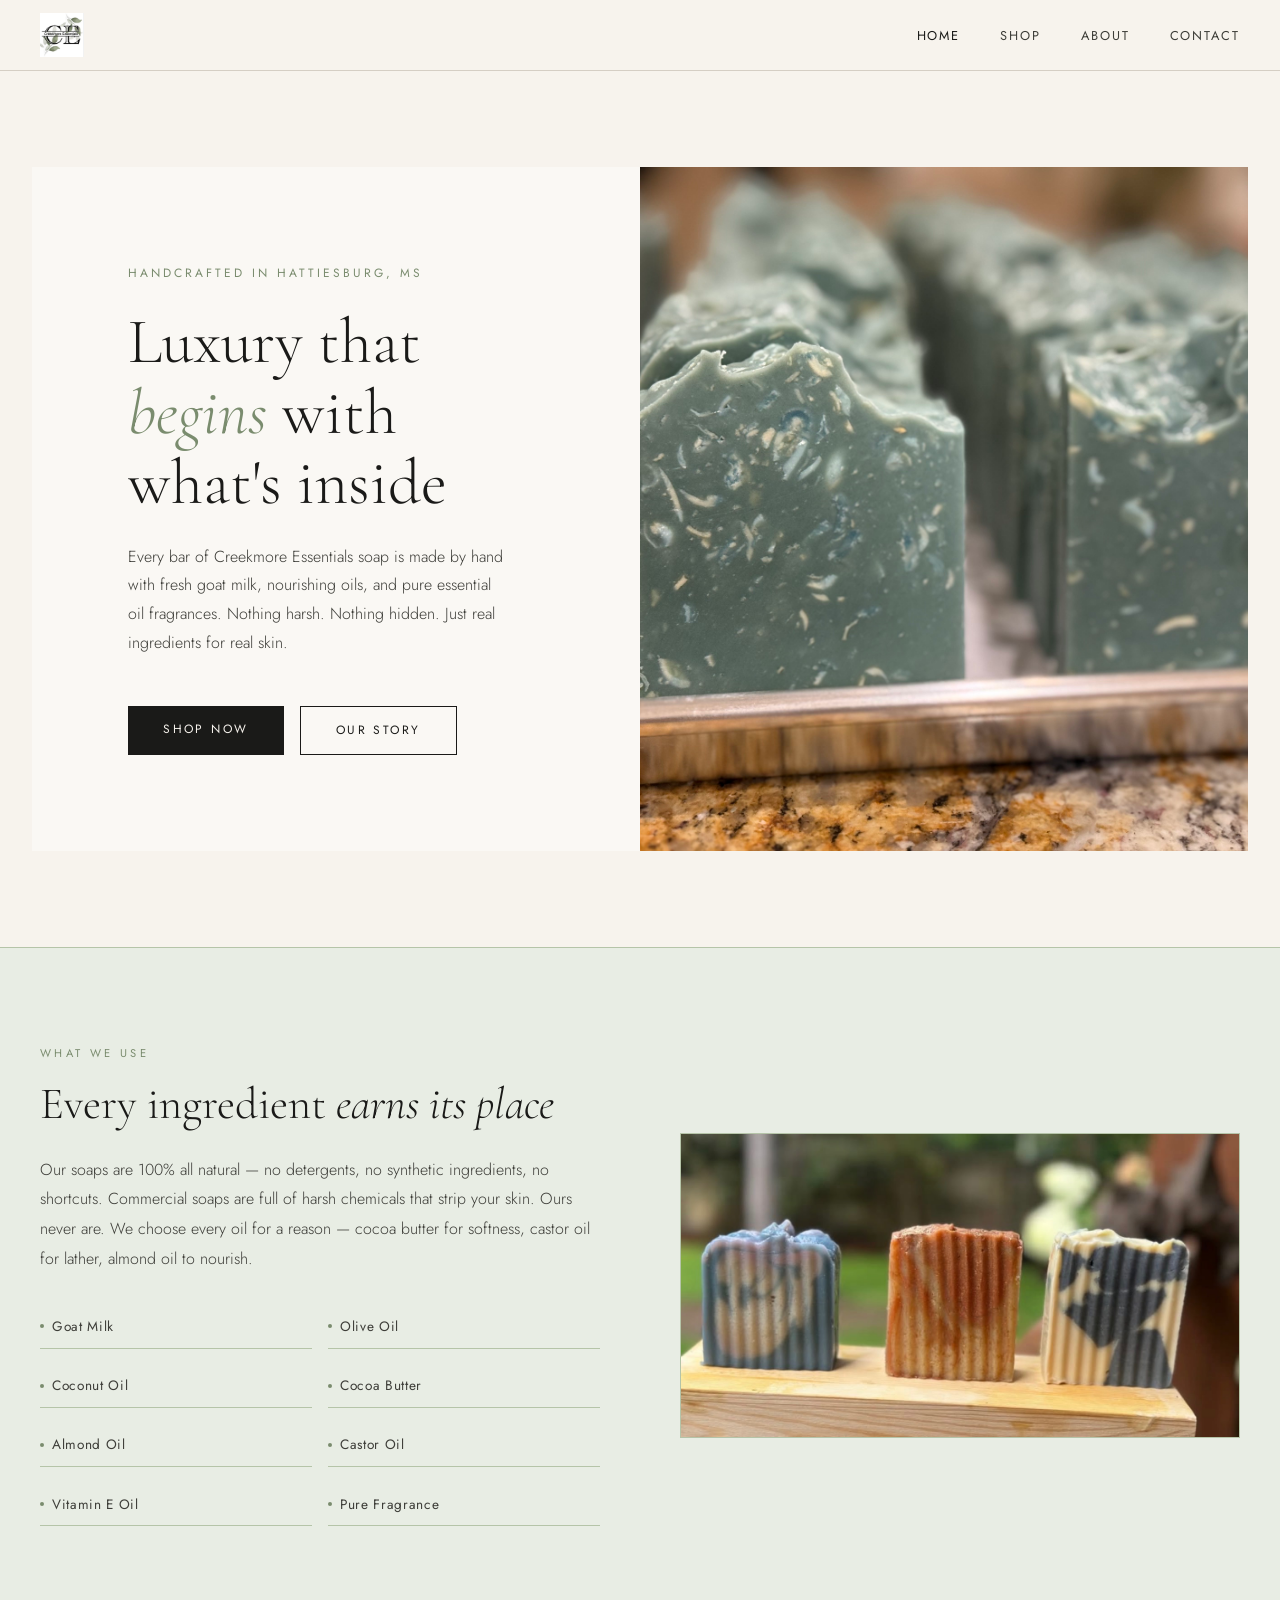
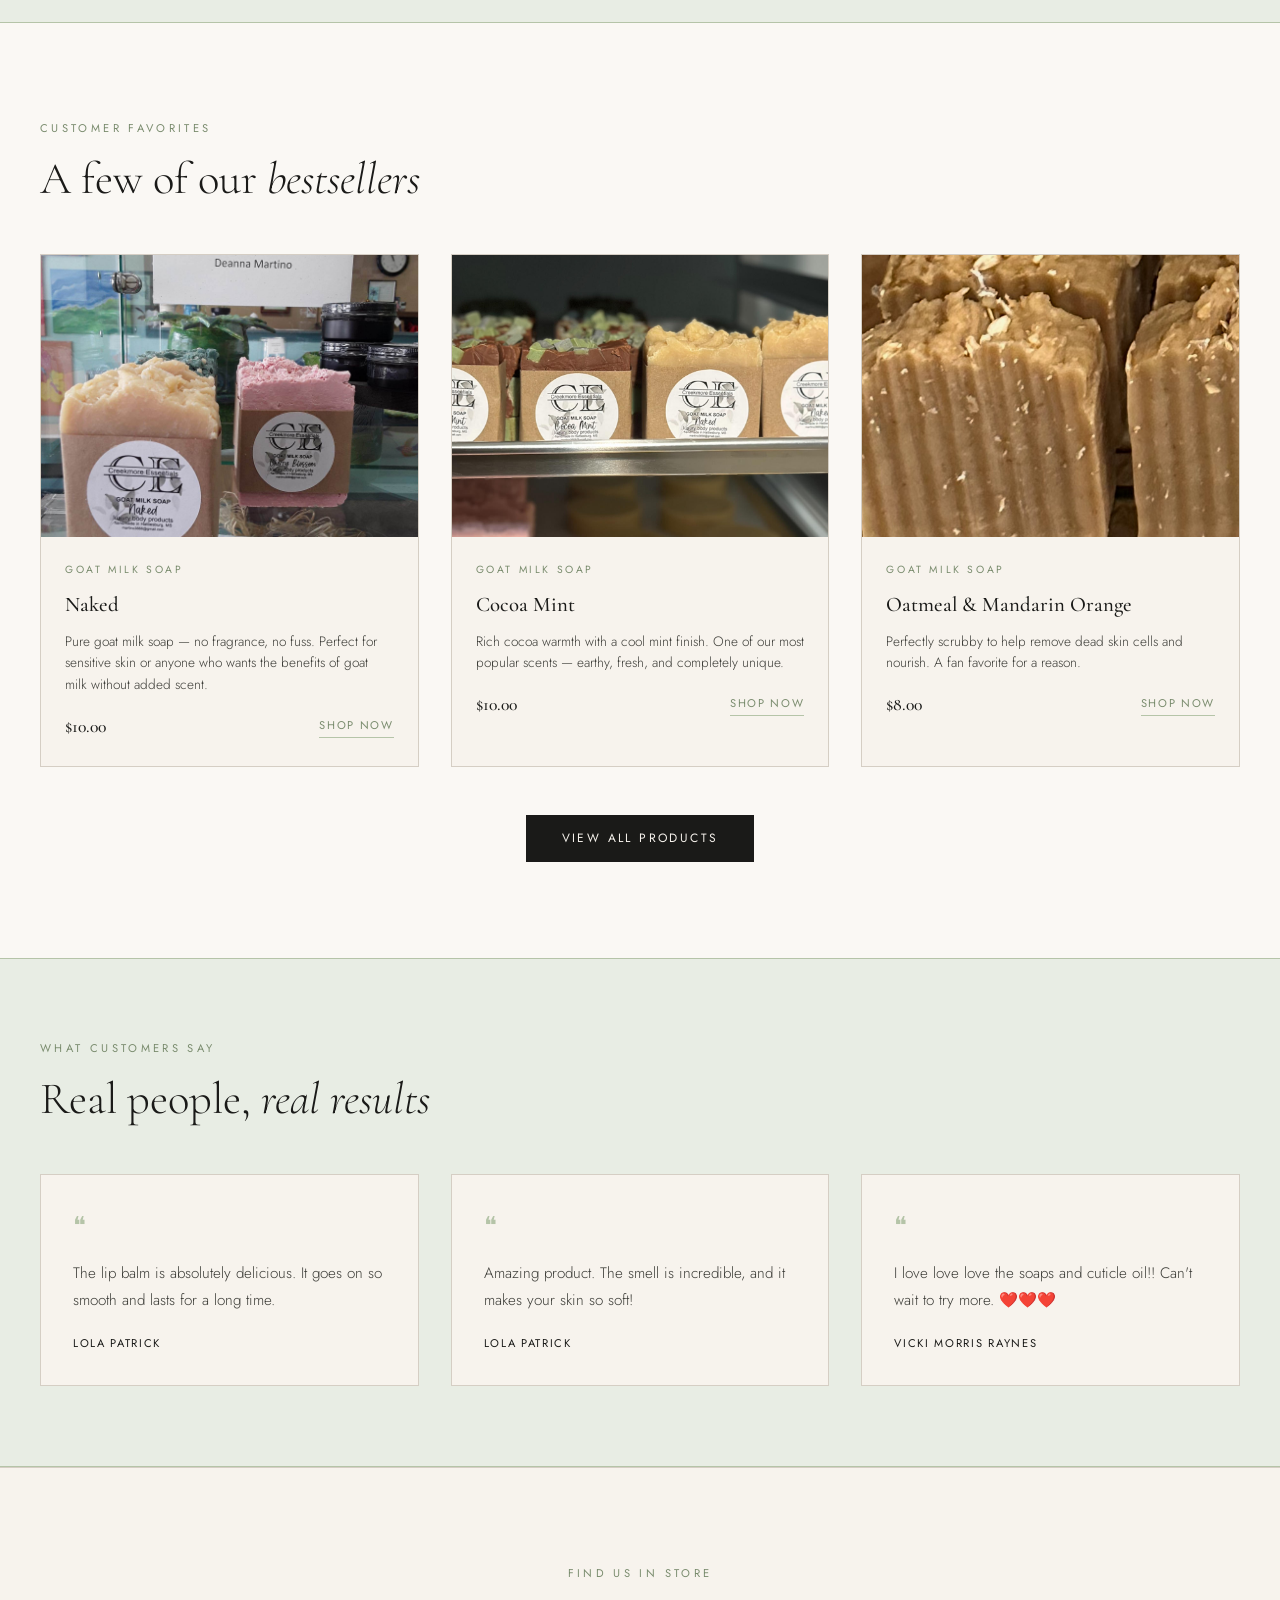
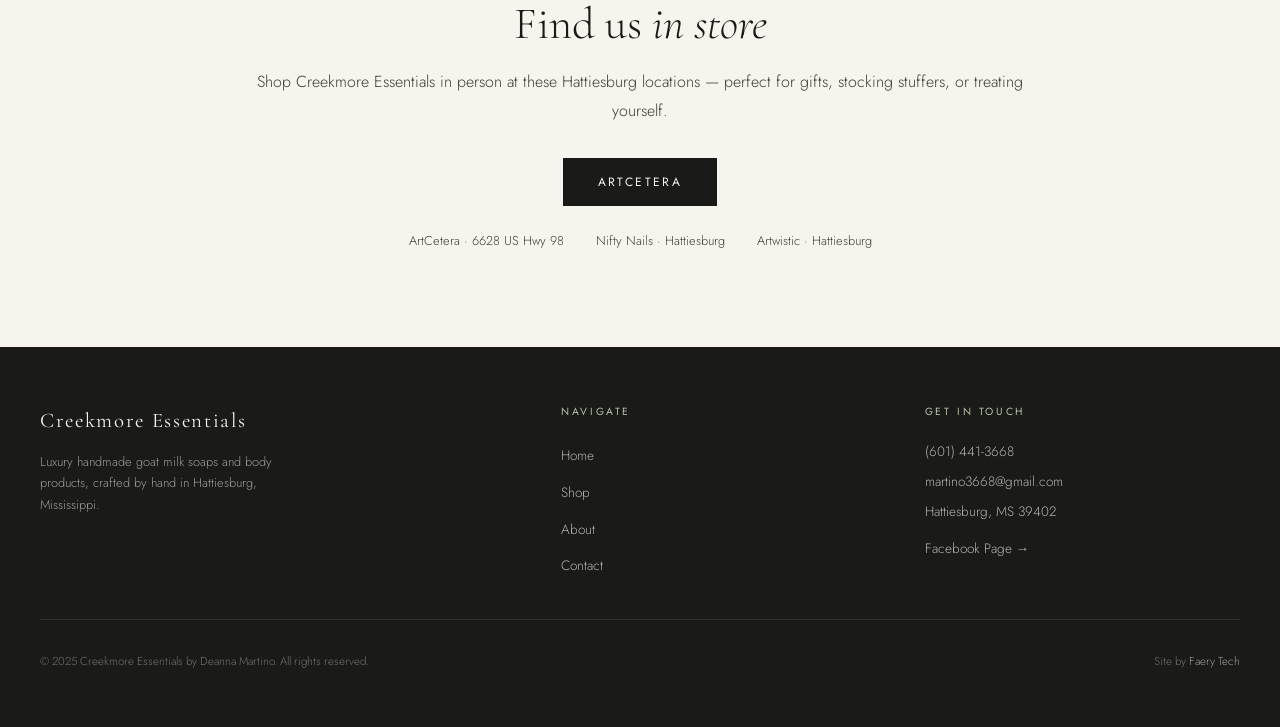
<file: index.html>
<!DOCTYPE html>
<html lang="en">
<head>
  <meta charset="UTF-8" />
  <meta name="viewport" content="width=device-width, initial-scale=1.0" />
  <title>Creekmore Essentials — Luxury Handmade Soaps & Body Products</title>
  <meta name="description" content="Handcrafted luxury goat milk soaps and body products by Deanna Martino. Made with love in Hattiesburg, MS." />
  <link rel="stylesheet" href="styles.css" />
</head>
<body>

  <!-- ===== NAVIGATION ===== -->
  <nav class="nav">
    <div class="nav-inner">
      <a href="index.html" class="nav-logo"><img src="Images/logo.jpg" alt="Creekmore Essentials" /></a>
      <ul class="nav-links" id="navLinks">
        <li><a href="index.html" class="active">Home</a></li>
        <li><a href="shop.html">Shop</a></li>
        <li><a href="about.html">About</a></li>
        <li><a href="contact.html">Contact</a></li>
      </ul>
      <button class="nav-toggle" id="navToggle" aria-label="Toggle navigation">
        <span></span>
        <span></span>
        <span></span>
      </button>
    </div>
  </nav>

  <!-- ===== HERO ===== -->
  <section class="hero">
    <div class="hero-content">
      <p class="hero-eyebrow">Handcrafted in Hattiesburg, MS</p>
      <h1 class="hero-heading">Luxury that <em>begins</em> with what's inside</h1>
      <p class="hero-subtext">Every bar of Creekmore Essentials soap is made by hand with fresh goat milk, nourishing oils, and pure essential oil fragrances. Nothing harsh. Nothing hidden. Just real ingredients for real skin.</p>
      <div class="hero-ctas">
        <a href="shop.html" class="btn-primary">Shop Now</a>
        <a href="about.html" class="btn-outline">Our Story</a>
      </div>
    </div>
    <div class="hero-image">
      <img src="Images/15.jpg" alt="Creekmore Essentials handmade goat milk soaps" />
    </div>
  </section>

  <!-- ===== WHAT'S INSIDE ===== -->
  <section class="ingredients-section">
    <div class="section-inner">
      <div class="ingredients-grid">
        <div>
          <span class="section-label">What We Use</span>
          <h2 class="section-heading">Every ingredient <em>earns its place</em></h2>
          <p class="section-body">Our soaps are 100% all natural — no detergents, no synthetic ingredients, no shortcuts. Commercial soaps are full of harsh chemicals that strip your skin. Ours never are. We choose every oil for a reason — cocoa butter for softness, castor oil for lather, almond oil to nourish.</p>
          <ul class="ingredients-list">
            <li>Goat Milk</li>
            <li>Olive Oil</li>
            <li>Coconut Oil</li>
            <li>Cocoa Butter</li>
            <li>Almond Oil</li>
            <li>Castor Oil</li>
            <li>Vitamin E Oil</li>
            <li>Pure Fragrance</li>
          </ul>

        </div>
        <div>
          <img src="Images/2.jpg" alt="Creekmore Essentials soap bars showing texture and craftsmanship" style="width:100%; border: 1px solid var(--sage-light);" />
        </div>
      </div>
    </div>
  </section>

  <!-- ===== FEATURED PRODUCTS ===== -->
  <section class="featured-section">
    <div class="section-inner">
      <span class="section-label">Customer Favorites</span>
      <h2 class="section-heading">A few of our <em>bestsellers</em></h2>
      <div class="featured-grid">

        <div class="product-card" onclick="location.href='shop.html'">
          <div class="product-card-image">
            <img src="Images/3.jpg" alt="Naked Goat Milk Soap" />
          </div>
          <div class="product-card-body">
            <p class="product-card-category">Goat Milk Soap</p>
            <h3 class="product-card-name">Naked</h3>
            <p class="product-card-desc">Pure goat milk soap — no fragrance, no fuss. Perfect for sensitive skin or anyone who wants the benefits of goat milk without added scent.</p>
            <div class="product-card-footer">
              <span class="product-price">$10.00</span>
              <a href="shop.html" class="product-link">Shop Now</a>
            </div>
          </div>
        </div>

        <div class="product-card" onclick="location.href='shop.html'">
          <div class="product-card-image">
            <img src="Images/5.jpg" alt="Cocoa Mint Goat Milk Soap" />
          </div>
          <div class="product-card-body">
            <p class="product-card-category">Goat Milk Soap</p>
            <h3 class="product-card-name">Cocoa Mint</h3>
            <p class="product-card-desc">Rich cocoa warmth with a cool mint finish. One of our most popular scents — earthy, fresh, and completely unique.</p>
            <div class="product-card-footer">
              <span class="product-price">$10.00</span>
              <a href="shop.html" class="product-link">Shop Now</a>
            </div>
          </div>
        </div>


        <div class="product-card" onclick="location.href='shop.html'">
          <div class="product-card-image">
            <img src="Images/1.jpg" alt="Oatmeal and Mandarin Orange Goat Milk Soap" />
          </div>
          <div class="product-card-body">
            <p class="product-card-category">Goat Milk Soap</p>
            <h3 class="product-card-name">Oatmeal & Mandarin Orange</h3>
            <p class="product-card-desc">Perfectly scrubby to help remove dead skin cells and nourish. A fan favorite for a reason.</p>
            <div class="product-card-footer">
              <span class="product-price">$8.00</span>
              <a href="shop.html" class="product-link">Shop Now</a>
            </div>
          </div>
        </div>

      </div>
      <div class="featured-cta">
        <a href="shop.html" class="btn-primary">View All Products</a>
      </div>
    </div>
  </section>

  <!-- ===== REVIEWS ===== -->
  <section style="padding: 5rem 2rem; background-color: var(--sage-pale); border-top: 1px solid var(--sage-light); border-bottom: 1px solid var(--sage-light);">
    <div class="section-inner">
      <span class="section-label">What Customers Say</span>
      <h2 class="section-heading">Real people, <em>real results</em></h2>
      <div style="display: grid; grid-template-columns: repeat(3, 1fr); gap: 2rem; margin-top: 3rem;">

        <div style="background: var(--cream); border: 1px solid var(--border); padding: 2rem;">
          <p style="font-family: var(--font-display); font-size: 1.5rem; color: var(--sage-light); margin-bottom: 0.75rem;">❝</p>
          <p style="font-size: 0.95rem; font-weight: 300; color: var(--ink-light); line-height: 1.8; margin-bottom: 1.25rem;">The lip balm is absolutely delicious. It goes on so smooth and lasts for a long time.</p>
          <p style="font-size: 0.7rem; font-weight: 400; letter-spacing: 0.15em; text-transform: uppercase; color: var(--ink);">Lola Patrick</p>
        </div>

        <div style="background: var(--cream); border: 1px solid var(--border); padding: 2rem;">
          <p style="font-family: var(--font-display); font-size: 1.5rem; color: var(--sage-light); margin-bottom: 0.75rem;">❝</p>
          <p style="font-size: 0.95rem; font-weight: 300; color: var(--ink-light); line-height: 1.8; margin-bottom: 1.25rem;">Amazing product. The smell is incredible, and it makes your skin so soft!</p>
          <p style="font-size: 0.7rem; font-weight: 400; letter-spacing: 0.15em; text-transform: uppercase; color: var(--ink);">Lola Patrick</p>
        </div>

        <div style="background: var(--cream); border: 1px solid var(--border); padding: 2rem;">
          <p style="font-family: var(--font-display); font-size: 1.5rem; color: var(--sage-light); margin-bottom: 0.75rem;">❝</p>
          <p style="font-size: 0.95rem; font-weight: 300; color: var(--ink-light); line-height: 1.8; margin-bottom: 1.25rem;">I love love love the soaps and cuticle oil!! Can't wait to try more. ❤️❤️❤️</p>
          <p style="font-size: 0.7rem; font-weight: 400; letter-spacing: 0.15em; text-transform: uppercase; color: var(--ink);">Vicki Morris Raynes</p>
        </div>

      </div>
    </div>
  </section>

  <!-- ===== SOLD AT ===== -->
  <section class="retail-section">
    <div class="retail-inner">
      <span class="section-label">Find Us In Store</span>
      <h2 class="section-heading">Find us <em>in store</em></h2>
      <p class="section-body">Shop Creekmore Essentials in person at these Hattiesburg locations — perfect for gifts, stocking stuffers, or treating yourself.</p>
      <div style="display:flex; gap:1rem; flex-wrap:wrap; justify-content:center; margin-top:1.5rem;">
        <a href="https://www.facebook.com/artceterastore/" target="_blank" class="btn-primary">ArtCetera</a>
      </div>
      <div style="display:flex; gap:2rem; flex-wrap:wrap; justify-content:center; margin-top:1.5rem; font-size:0.8rem; color:var(--ink-light);">
        <span>ArtCetera · 6628 US Hwy 98</span>
        <span>Nifty Nails · Hattiesburg</span>
        <span>Artwistic · Hattiesburg</span>
      </div>
    </div>
  </section>

  <!-- ===== FOOTER ===== -->
  <footer class="footer">
    <div class="footer-inner">
      <div>
        <p class="footer-brand-name">Creekmore Essentials</p>
        <p class="footer-tagline">Luxury handmade goat milk soaps and body products, crafted by hand in Hattiesburg, Mississippi.</p>
      </div>
      <div>
        <p class="footer-heading">Navigate</p>
        <ul class="footer-links">
          <li><a href="index.html">Home</a></li>
          <li><a href="shop.html">Shop</a></li>
          <li><a href="about.html">About</a></li>
          <li><a href="contact.html">Contact</a></li>
        </ul>
      </div>
      <div>
        <p class="footer-heading">Get in Touch</p>
        <p class="footer-contact-item"><a href="tel:6014413668">(601) 441-3668</a></p>
        <p class="footer-contact-item"><a href="mailto:martino3668@gmail.com">martino3668@gmail.com</a></p>
        <p class="footer-contact-item">Hattiesburg, MS 39402</p>
        <p class="footer-contact-item" style="margin-top:1rem;"><a href="https://www.facebook.com/profile.php?id=61579328254378" target="_blank">Facebook Page →</a></p>
      </div>
    </div>
    <div class="footer-bottom">
      <p class="footer-copyright">&copy; 2025 Creekmore Essentials by Deanna Martino. All rights reserved.</p>
      <p class="footer-made-by">Site by <a href="https://faerytech.net" target="_blank">Faery Tech</a></p>
    </div>
  </footer>

  <script src="main.js"></script>
</body>
</html>
</file>
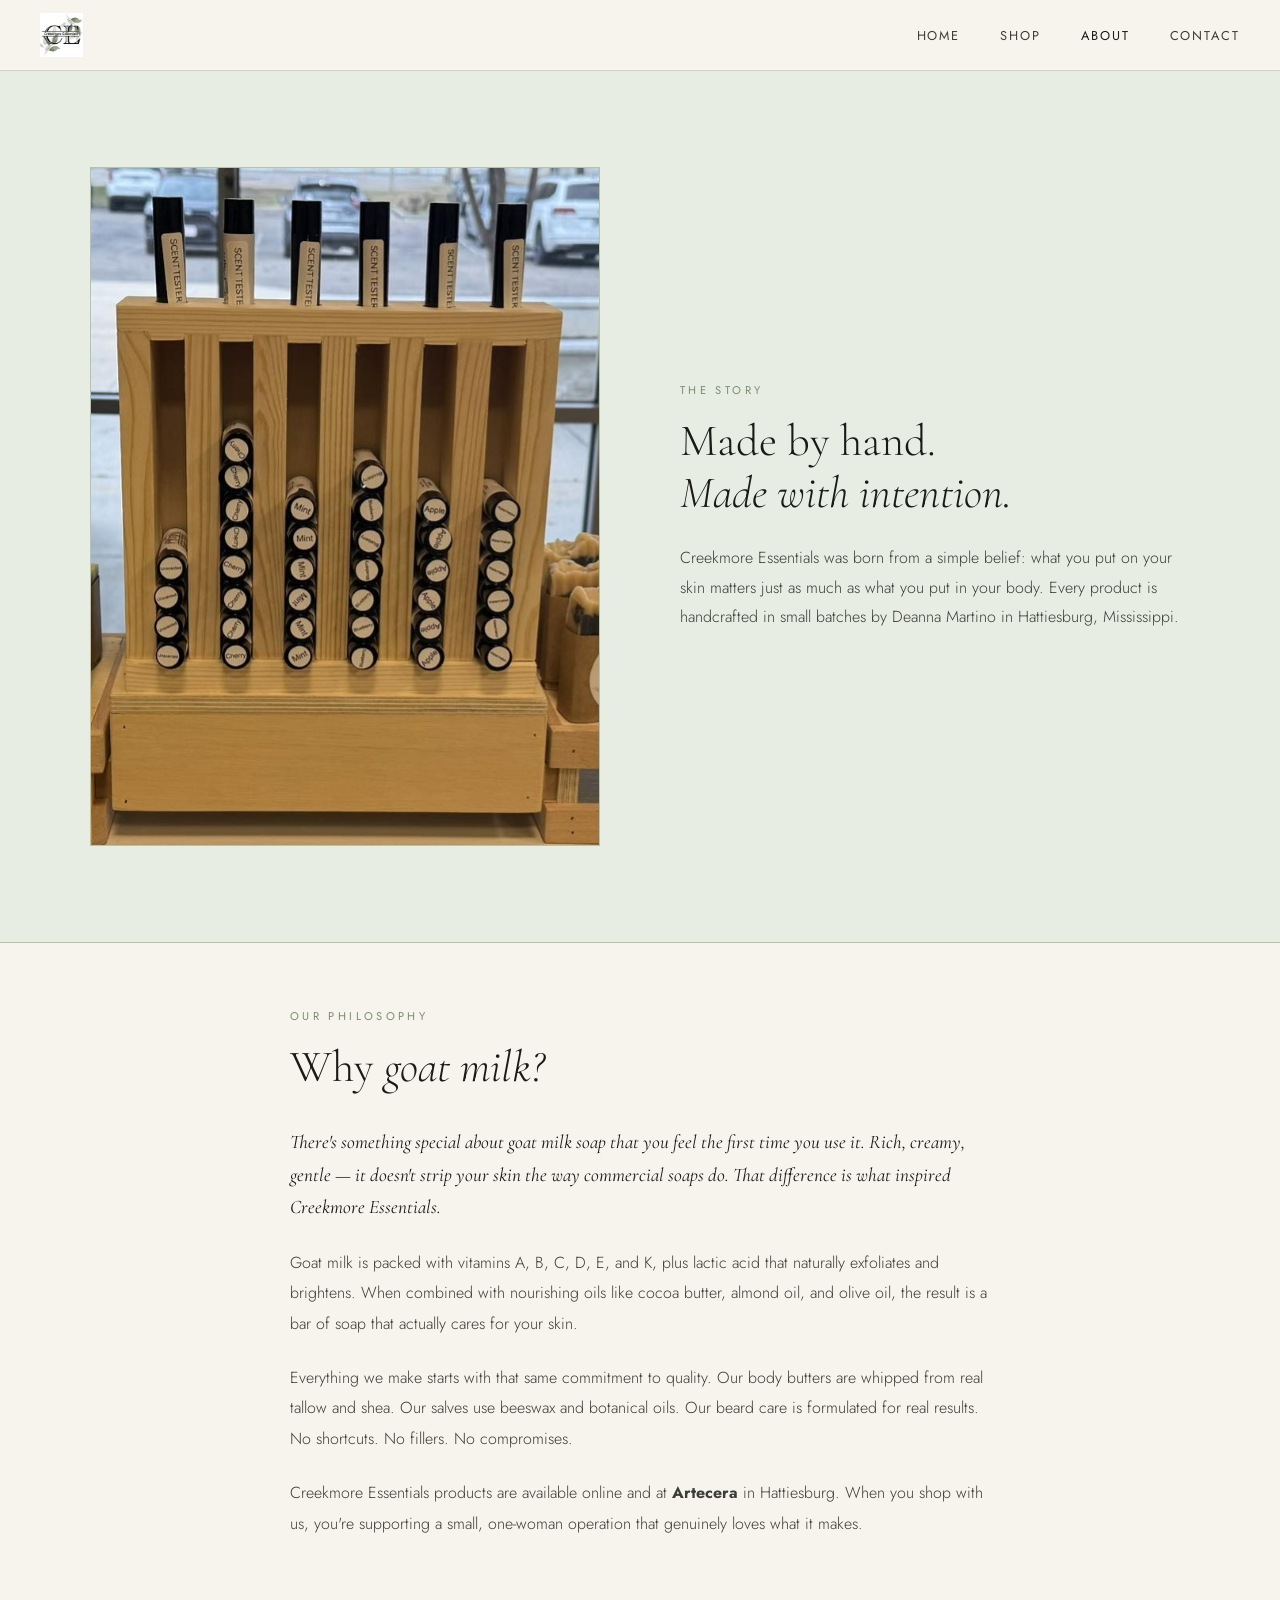
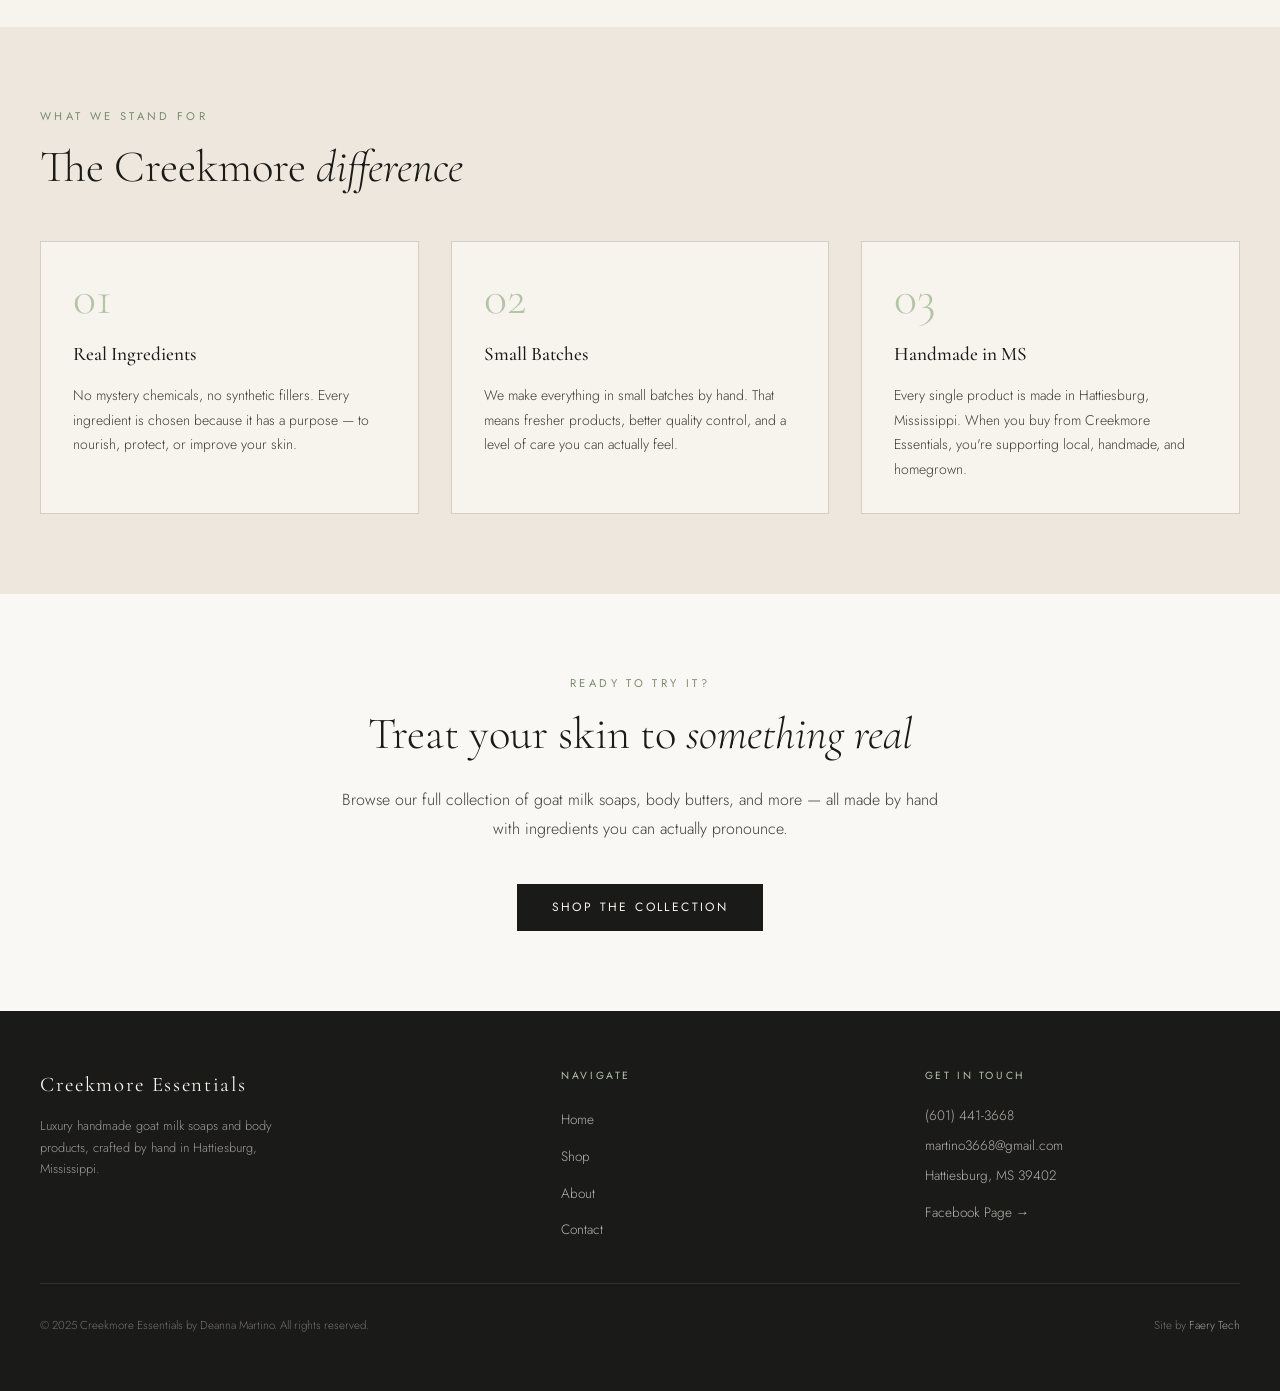
<file: about.html>
<!DOCTYPE html>
<html lang="en">
<head>
  <meta charset="UTF-8" />
  <meta name="viewport" content="width=device-width, initial-scale=1.0" />
  <title>About — Creekmore Essentials</title>
  <meta name="description" content="The story behind Creekmore Essentials — luxury handmade soaps and body products by Deanna Martino in Hattiesburg, MS." />
  <link rel="stylesheet" href="styles.css" />
</head>
<body>

  <!-- ===== NAVIGATION ===== -->
  <nav class="nav">
    <div class="nav-inner">
      <a href="index.html" class="nav-logo"><img src="Images/logo.jpg" alt="Creekmore Essentials" /></a>
      <ul class="nav-links" id="navLinks">
        <li><a href="index.html">Home</a></li>
        <li><a href="shop.html">Shop</a></li>
        <li><a href="about.html" class="active">About</a></li>
        <li><a href="contact.html">Contact</a></li>
      </ul>
      <button class="nav-toggle" id="navToggle" aria-label="Toggle navigation">
        <span></span>
        <span></span>
        <span></span>
      </button>
    </div>
  </nav>

  <!-- ===== ABOUT HERO ===== -->
  <section class="about-hero">
    <div class="about-hero-inner">
      <div class="about-image">
        <!-- Replace with a photo of Deanna or her workspace -->
        <img src="Images/20.jpg" alt="Deanna Martino, founder of Creekmore Essentials" />
      </div>
      <div>
        <span class="section-label">The Story</span>
        <h1 class="section-heading">Made by hand.<br><em>Made with intention.</em></h1>
        <p class="section-body">Creekmore Essentials was born from a simple belief: what you put on your skin matters just as much as what you put in your body. Every product is handcrafted in small batches by Deanna Martino in Hattiesburg, Mississippi.</p>
      </div>
    </div>
  </section>

  <!-- ===== STORY ===== -->
  <section class="about-story">
    <div class="about-story-inner">
      <span class="section-label">Our Philosophy</span>
      <h2 class="section-heading" style="margin-bottom:2rem;">Why <em>goat milk?</em></h2>

      <!-- 
        PLACEHOLDER COPY — Deanna should review and personalize this section.
        Questions to ask her:
        - What started Creekmore Essentials?
        - Why goat milk specifically?
        - Where does she source her goat milk?
        - What does "luxury" mean to her?
      -->

      <p>There's something special about goat milk soap that you feel the first time you use it. Rich, creamy, gentle — it doesn't strip your skin the way commercial soaps do. That difference is what inspired Creekmore Essentials.</p>

      <p>Goat milk is packed with vitamins A, B, C, D, E, and K, plus lactic acid that naturally exfoliates and brightens. When combined with nourishing oils like cocoa butter, almond oil, and olive oil, the result is a bar of soap that actually cares for your skin.</p>

      <p>Everything we make starts with that same commitment to quality. Our body butters are whipped from real tallow and shea. Our salves use beeswax and botanical oils. Our beard care is formulated for real results. No shortcuts. No fillers. No compromises.</p>

      <p>Creekmore Essentials products are available online and at <strong>Artecera</strong> in Hattiesburg. When you shop with us, you're supporting a small, one-woman operation that genuinely loves what it makes.</p>
    </div>
  </section>

  <!-- ===== VALUES ===== -->
  <section class="about-values">
    <div class="section-inner">
      <span class="section-label">What We Stand For</span>
      <h2 class="section-heading">The Creekmore <em>difference</em></h2>
      <div class="values-grid">

        <div class="value-item">
          <p class="value-number">01</p>
          <h3 class="value-title">Real Ingredients</h3>
          <p class="value-text">No mystery chemicals, no synthetic fillers. Every ingredient is chosen because it has a purpose — to nourish, protect, or improve your skin.</p>
        </div>

        <div class="value-item">
          <p class="value-number">02</p>
          <h3 class="value-title">Small Batches</h3>
          <p class="value-text">We make everything in small batches by hand. That means fresher products, better quality control, and a level of care you can actually feel.</p>
        </div>

        <div class="value-item">
          <p class="value-number">03</p>
          <h3 class="value-title">Handmade in MS</h3>
          <p class="value-text">Every single product is made in Hattiesburg, Mississippi. When you buy from Creekmore Essentials, you're supporting local, handmade, and homegrown.</p>
        </div>

      </div>
    </div>
  </section>

  <!-- ===== CTA ===== -->
  <section style="padding: 5rem 2rem; background-color: var(--warm-white); text-align:center;">
    <div class="section-inner" style="max-width:600px; margin:0 auto;">
      <span class="section-label">Ready to Try It?</span>
      <h2 class="section-heading">Treat your skin to <em>something real</em></h2>
      <p class="section-body" style="margin: 0 auto 2.5rem;">Browse our full collection of goat milk soaps, body butters, and more — all made by hand with ingredients you can actually pronounce.</p>
      <a href="shop.html" class="btn-primary">Shop the Collection</a>
    </div>
  </section>

  <!-- ===== FOOTER ===== -->
  <footer class="footer">
    <div class="footer-inner">
      <div>
        <p class="footer-brand-name">Creekmore Essentials</p>
        <p class="footer-tagline">Luxury handmade goat milk soaps and body products, crafted by hand in Hattiesburg, Mississippi.</p>
      </div>
      <div>
        <p class="footer-heading">Navigate</p>
        <ul class="footer-links">
          <li><a href="index.html">Home</a></li>
          <li><a href="shop.html">Shop</a></li>
          <li><a href="about.html">About</a></li>
          <li><a href="contact.html">Contact</a></li>
        </ul>
      </div>
      <div>
        <p class="footer-heading">Get in Touch</p>
        <p class="footer-contact-item"><a href="tel:6014413668">(601) 441-3668</a></p>
        <p class="footer-contact-item"><a href="mailto:martino3668@gmail.com">martino3668@gmail.com</a></p>
        <p class="footer-contact-item">Hattiesburg, MS 39402</p>
        <p class="footer-contact-item" style="margin-top:1rem;"><a href="https://www.facebook.com/profile.php?id=61579328254378" target="_blank">Facebook Page →</a></p>
      </div>
    </div>
    <div class="footer-bottom">
      <p class="footer-copyright">&copy; 2025 Creekmore Essentials by Deanna Martino. All rights reserved.</p>
      <p class="footer-made-by">Site by <a href="https://faerytech.net" target="_blank">Faery Tech</a></p>
    </div>
  </footer>

  <script src="main.js"></script>
</body>
</html>
</file>
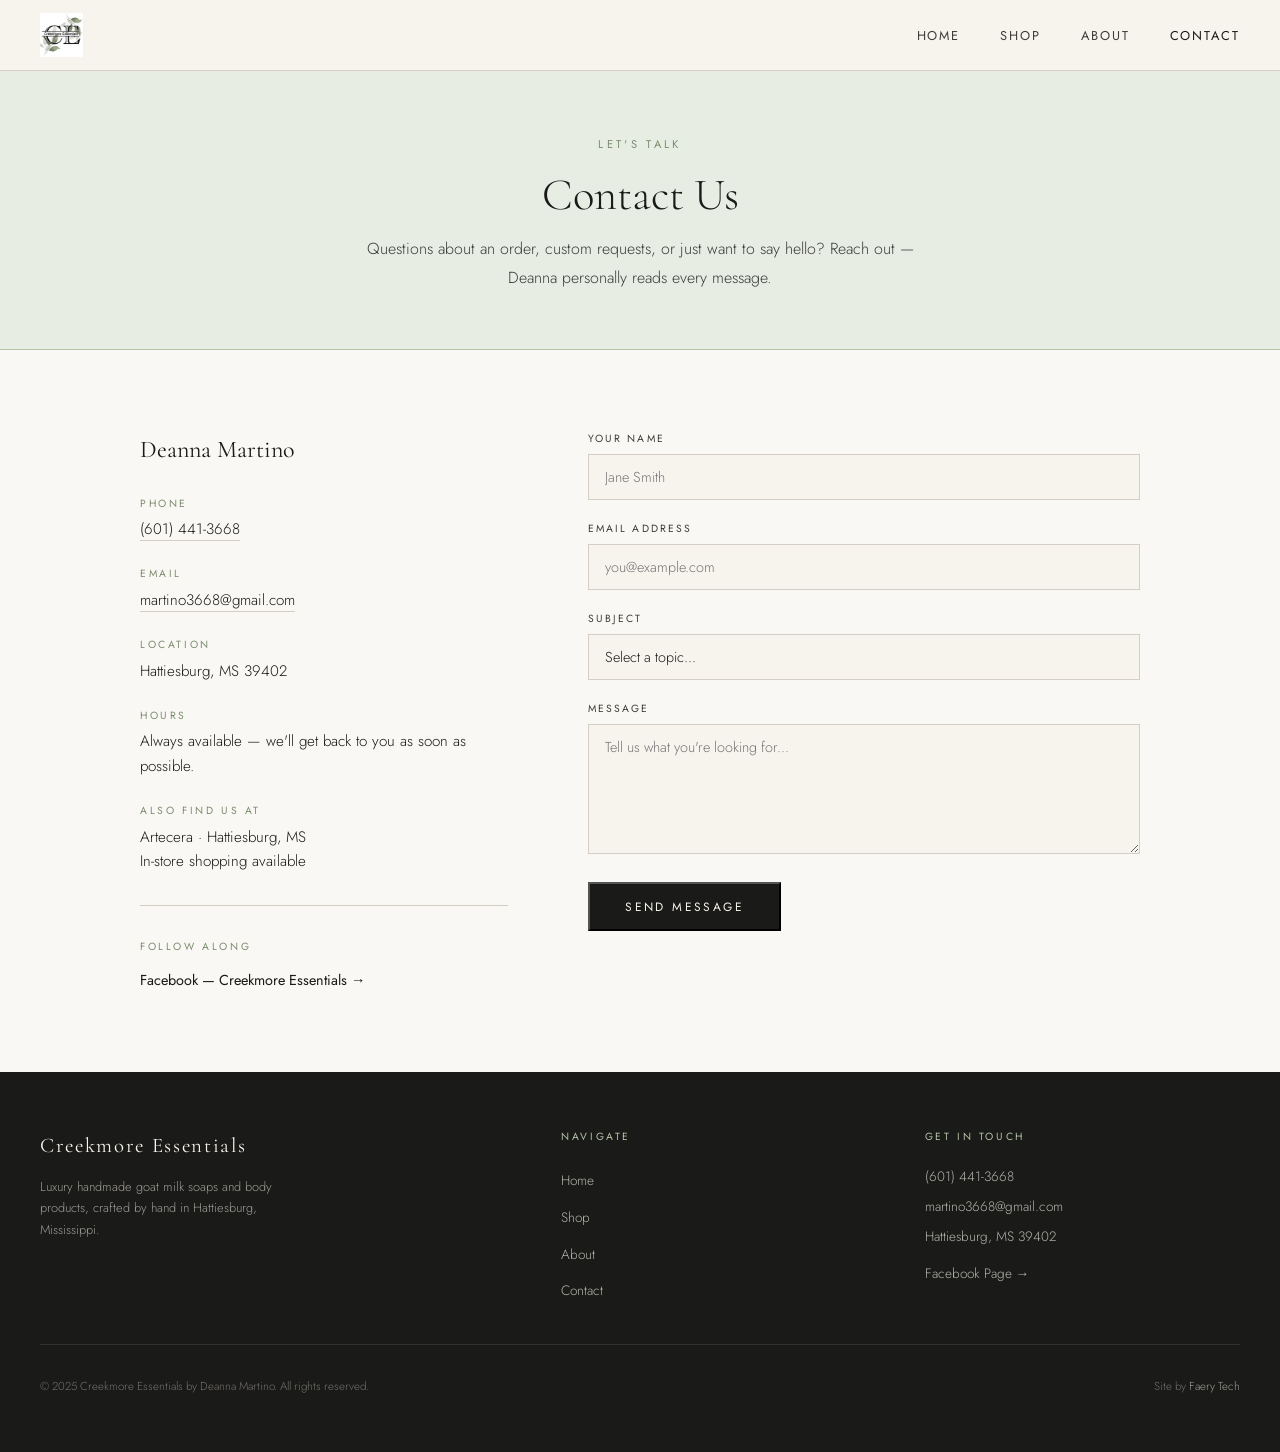
<file: contact.html>
<!DOCTYPE html>
<html lang="en">
<head>
  <meta charset="UTF-8" />
  <meta name="viewport" content="width=device-width, initial-scale=1.0" />
  <title>Contact — Creekmore Essentials</title>
  <meta name="description" content="Get in touch with Creekmore Essentials — questions, custom orders, wholesale inquiries welcome." />
  <link rel="stylesheet" href="styles.css" />
</head>
<body>

  <!-- ===== NAVIGATION ===== -->
  <nav class="nav">
    <div class="nav-inner">
      <a href="index.html" class="nav-logo"><img src="Images/logo.jpg" alt="Creekmore Essentials" /></a>
      <ul class="nav-links" id="navLinks">
        <li><a href="index.html">Home</a></li>
        <li><a href="shop.html">Shop</a></li>
        <li><a href="about.html">About</a></li>
        <li><a href="contact.html" class="active">Contact</a></li>
      </ul>
      <button class="nav-toggle" id="navToggle" aria-label="Toggle navigation">
        <span></span>
        <span></span>
        <span></span>
      </button>
    </div>
  </nav>

  <!-- ===== PAGE HEADER ===== -->
  <div class="page-header">
    <span class="section-label">Let's Talk</span>
    <h1 class="section-heading">Contact Us</h1>
    <p class="section-body">Questions about an order, custom requests, or just want to say hello? Reach out — Deanna personally reads every message.</p>
  </div>

  <!-- ===== CONTACT SECTION ===== -->
  <section class="contact-section">
    <div class="contact-grid">

      <!-- Contact Info -->
      <div class="contact-info">
        <h3>Deanna Martino</h3>

        <div class="contact-detail">
          <span class="contact-detail-label">Phone</span>
          <p class="contact-detail-value"><a href="tel:6014413668">(601) 441-3668</a></p>
        </div>

        <div class="contact-detail">
          <span class="contact-detail-label">Email</span>
          <p class="contact-detail-value"><a href="mailto:martino3668@gmail.com">martino3668@gmail.com</a></p>
        </div>

        <div class="contact-detail">
          <span class="contact-detail-label">Location</span>
          <p class="contact-detail-value">Hattiesburg, MS 39402</p>
        </div>

        <div class="contact-detail">
          <span class="contact-detail-label">Hours</span>
          <p class="contact-detail-value">Always available — we'll get back to you as soon as possible.</p>
        </div>

        <div class="contact-detail">
          <span class="contact-detail-label">Also Find Us At</span>
          <p class="contact-detail-value">Artecera · Hattiesburg, MS<br>In-store shopping available</p>
        </div>

        <div class="contact-social">
          <p>Follow Along</p>
          <a href="https://www.facebook.com/profile.php?id=61579328254378" target="_blank">
            Facebook — Creekmore Essentials →
          </a>
        </div>
      </div>

      <!-- Contact Form -->
      <!-- Formspree endpoint — replace XXXXXXXX with Deanna's Formspree ID -->
      <form class="contact-form" action="https://formspree.io/f/XXXXXXXX" method="POST">

        <div class="form-group">
          <label class="form-label" for="name">Your Name</label>
          <input class="form-input" type="text" id="name" name="name" placeholder="Jane Smith" required />
        </div>

        <div class="form-group">
          <label class="form-label" for="email">Email Address</label>
          <input class="form-input" type="email" id="email" name="email" placeholder="you@example.com" required />
        </div>

        <div class="form-group">
          <label class="form-label" for="subject">Subject</label>
          <select class="form-select" id="subject" name="subject">
            <option value="">Select a topic...</option>
            <option value="order">Order Question</option>
            <option value="custom">Custom / Bulk Order</option>
            <option value="wholesale">Wholesale Inquiry</option>
            <option value="general">General Question</option>
          </select>
        </div>

        <div class="form-group">
          <label class="form-label" for="message">Message</label>
          <textarea class="form-textarea" id="message" name="message" placeholder="Tell us what you're looking for..." required></textarea>
        </div>

        <div class="form-submit">
          <button type="submit" class="btn-primary">Send Message</button>
        </div>

      </form>

    </div>
  </section>

  <!-- ===== FOOTER ===== -->
  <footer class="footer">
    <div class="footer-inner">
      <div>
        <p class="footer-brand-name">Creekmore Essentials</p>
        <p class="footer-tagline">Luxury handmade goat milk soaps and body products, crafted by hand in Hattiesburg, Mississippi.</p>
      </div>
      <div>
        <p class="footer-heading">Navigate</p>
        <ul class="footer-links">
          <li><a href="index.html">Home</a></li>
          <li><a href="shop.html">Shop</a></li>
          <li><a href="about.html">About</a></li>
          <li><a href="contact.html">Contact</a></li>
        </ul>
      </div>
      <div>
        <p class="footer-heading">Get in Touch</p>
        <p class="footer-contact-item"><a href="tel:6014413668">(601) 441-3668</a></p>
        <p class="footer-contact-item"><a href="mailto:martino3668@gmail.com">martino3668@gmail.com</a></p>
        <p class="footer-contact-item">Hattiesburg, MS 39402</p>
        <p class="footer-contact-item" style="margin-top:1rem;"><a href="https://www.facebook.com/profile.php?id=61579328254378" target="_blank">Facebook Page →</a></p>
      </div>
    </div>
    <div class="footer-bottom">
      <p class="footer-copyright">&copy; 2025 Creekmore Essentials by Deanna Martino. All rights reserved.</p>
      <p class="footer-made-by">Site by <a href="https://faerytech.net" target="_blank">Faery Tech</a></p>
    </div>
  </footer>

  <script src="main.js"></script>
</body>
</html>
</file>
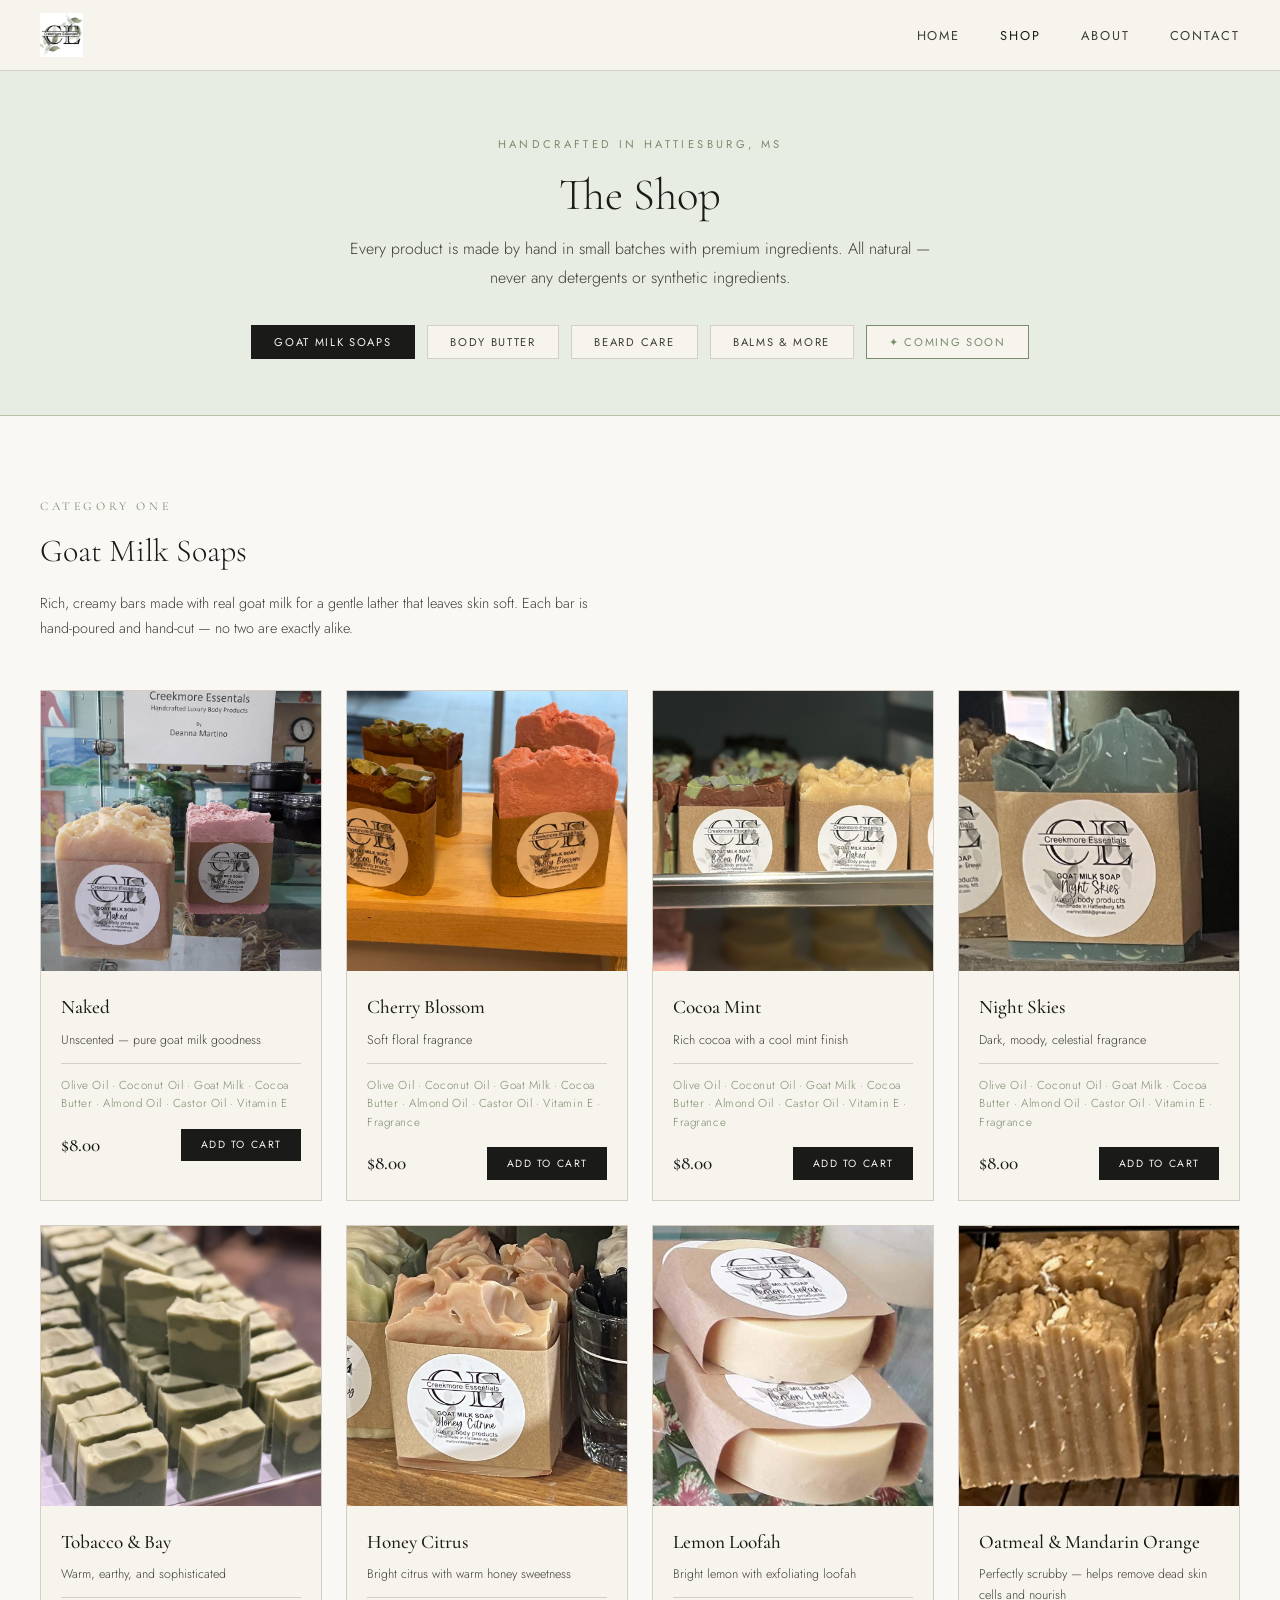
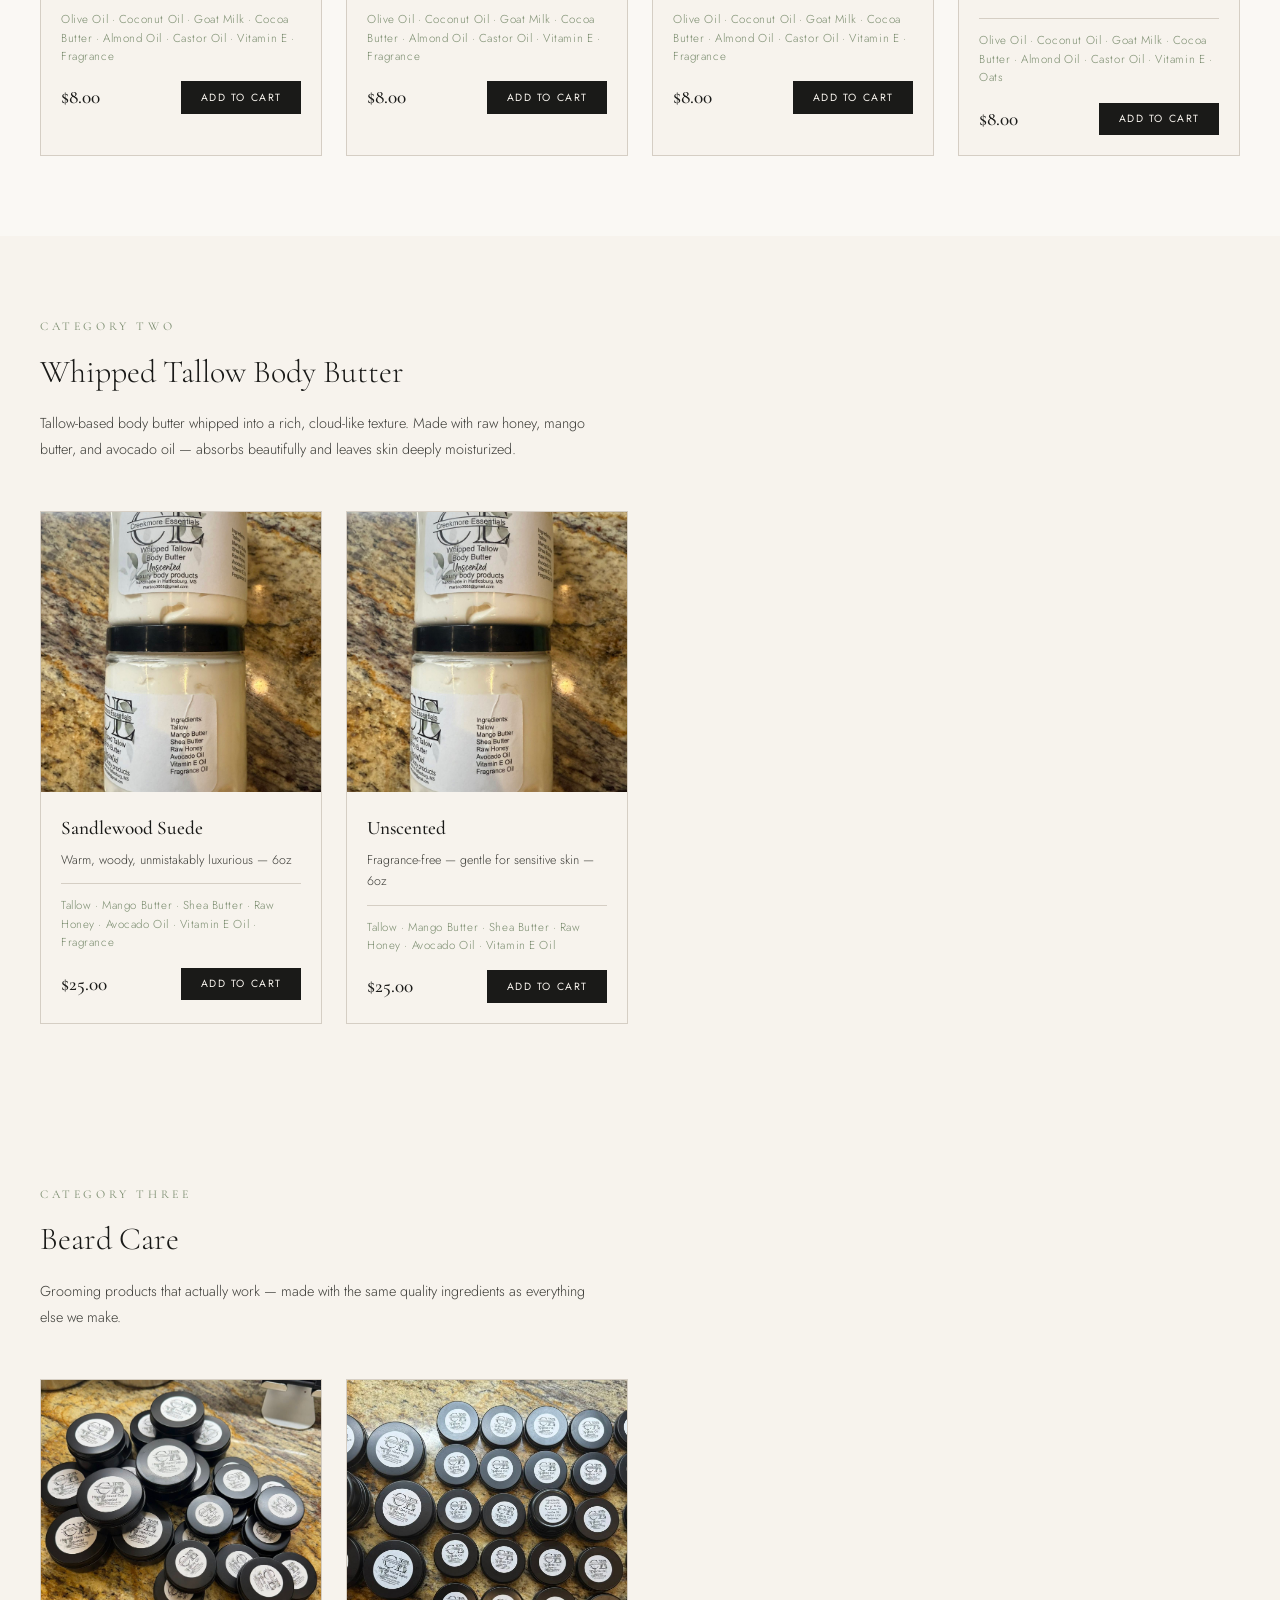
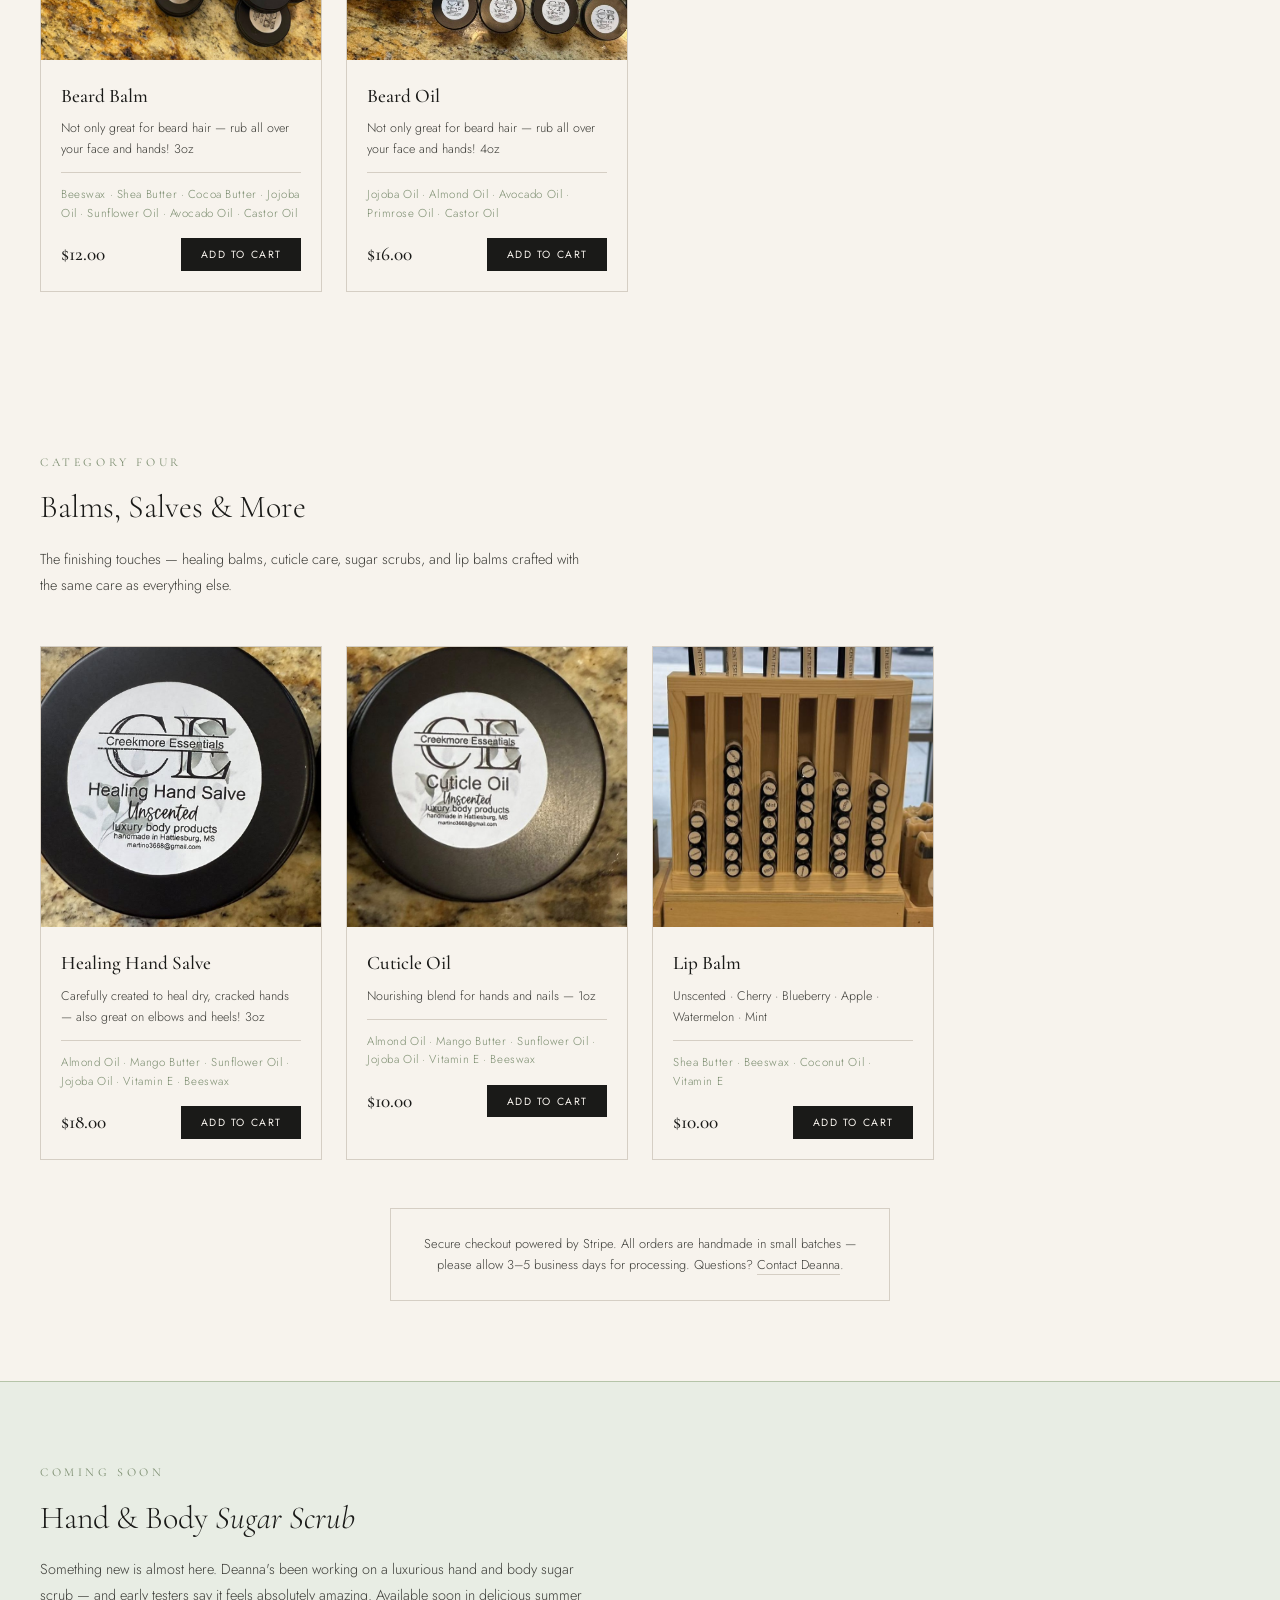
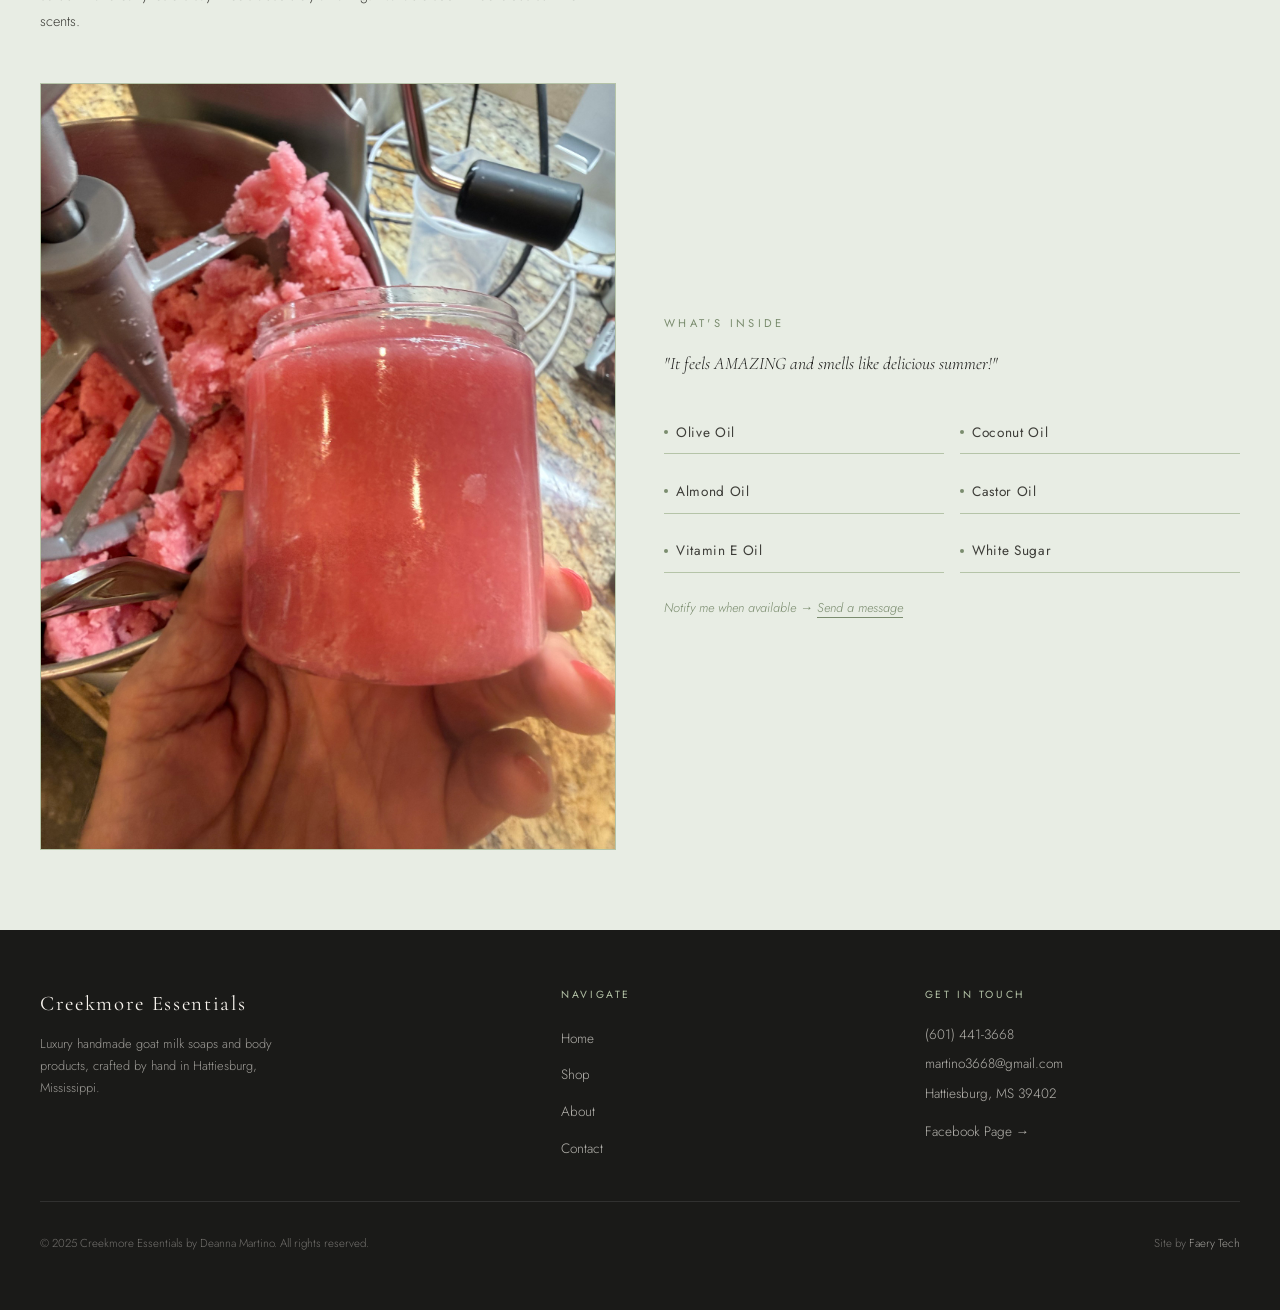
<file: shop.html>
<!DOCTYPE html>
<html lang="en">
<head>
  <meta charset="UTF-8" />
  <meta name="viewport" content="width=device-width, initial-scale=1.0" />
  <title>Shop — Creekmore Essentials</title>
  <meta name="description" content="Shop handmade luxury goat milk soaps, body butters, beard care, and more by Creekmore Essentials." />
  <link rel="stylesheet" href="styles.css" />
</head>
<body>

  <!-- ===== NAVIGATION ===== -->
  <nav class="nav">
    <div class="nav-inner">
      <a href="index.html" class="nav-logo"><img src="Images/logo.jpg" alt="Creekmore Essentials" /></a>
      <ul class="nav-links" id="navLinks">
        <li><a href="index.html">Home</a></li>
        <li><a href="shop.html" class="active">Shop</a></li>
        <li><a href="about.html">About</a></li>
        <li><a href="contact.html">Contact</a></li>
      </ul>
      <button class="nav-toggle" id="navToggle" aria-label="Toggle navigation">
        <span></span>
        <span></span>
        <span></span>
      </button>
    </div>
  </nav>

  <!-- ===== SHOP HERO ===== -->
  <div class="page-header">
    <span class="section-label">Handcrafted in Hattiesburg, MS</span>
    <h1 class="section-heading">The Shop</h1>
    <p class="section-body">Every product is made by hand in small batches with premium ingredients. All natural — never any detergents or synthetic ingredients.</p>
    <div class="shop-categories" style="margin-top:2rem;">
      <button class="category-btn active" onclick="scrollToSection('soaps')">Goat Milk Soaps</button>
      <button class="category-btn" onclick="scrollToSection('body-butter')">Body Butter</button>
      <button class="category-btn" onclick="scrollToSection('beard')">Beard Care</button>
      <button class="category-btn" onclick="scrollToSection('extras')">Balms & More</button>
      <button class="category-btn" onclick="scrollToSection('coming-soon')" style="border-color: var(--sage); color: var(--sage);">✦ Coming Soon</button>
    </div>
  </div>

  <!-- ===== GOAT MILK SOAPS ===== -->
  <section class="shop-section" id="soaps">
    <div class="section-inner">
      <p class="shop-category-heading">Category One</p>
      <h2 class="shop-category-title">Goat Milk Soaps</h2>
      <p class="shop-category-desc">Rich, creamy bars made with real goat milk for a gentle lather that leaves skin soft. Each bar is hand-poured and hand-cut — no two are exactly alike.</p>

      <div class="shop-grid">

        <div class="shop-item">
          <div class="shop-item-image">
            <img src="Images/3.jpg" alt="Naked Goat Milk Soap" />
          </div>
          <div class="shop-item-info">
            <h3 class="shop-item-name">Naked</h3>
            <p class="shop-item-scent">Unscented — pure goat milk goodness</p>
            <p class="shop-item-ingredients">Olive Oil · Coconut Oil · Goat Milk · Cocoa Butter · Almond Oil · Castor Oil · Vitamin E</p>
            <div class="shop-item-footer">
              <span class="shop-item-price">$8.00</span>
              <!-- Stripe buy button goes here -->
              <button class="btn-add-cart">Add to Cart</button>
            </div>
          </div>
        </div>

        <div class="shop-item">
          <div class="shop-item-image">
            <img src="Images/8.jpg" alt="Cherry Blossom Soap" />
          </div>
          <div class="shop-item-info">
            <h3 class="shop-item-name">Cherry Blossom</h3>
            <p class="shop-item-scent">Soft floral fragrance</p>
            <p class="shop-item-ingredients">Olive Oil · Coconut Oil · Goat Milk · Cocoa Butter · Almond Oil · Castor Oil · Vitamin E · Fragrance</p>
            <div class="shop-item-footer">
              <span class="shop-item-price">$8.00</span>
              <button class="btn-add-cart">Add to Cart</button>
            </div>
          </div>
        </div>

        <div class="shop-item">
          <div class="shop-item-image">
            <img src="Images/5.jpg" alt="Cocoa Mint Soap" />
          </div>
          <div class="shop-item-info">
            <h3 class="shop-item-name">Cocoa Mint</h3>
            <p class="shop-item-scent">Rich cocoa with a cool mint finish</p>
            <p class="shop-item-ingredients">Olive Oil · Coconut Oil · Goat Milk · Cocoa Butter · Almond Oil · Castor Oil · Vitamin E · Fragrance</p>
            <div class="shop-item-footer">
              <span class="shop-item-price">$8.00</span>
              <button class="btn-add-cart">Add to Cart</button>
            </div>
          </div>
        </div>

        <div class="shop-item">
          <div class="shop-item-image">
            <img src="Images/nightskies.JPG" alt="Night Skies Soap" />
          </div>
          <div class="shop-item-info">
            <h3 class="shop-item-name">Night Skies</h3>
            <p class="shop-item-scent">Dark, moody, celestial fragrance</p>
            <p class="shop-item-ingredients">Olive Oil · Coconut Oil · Goat Milk · Cocoa Butter · Almond Oil · Castor Oil · Vitamin E · Fragrance</p>
            <div class="shop-item-footer">
              <span class="shop-item-price">$8.00</span>
              <button class="btn-add-cart">Add to Cart</button>
            </div>
          </div>
        </div>

        <div class="shop-item">
          <div class="shop-item-image">
            <img src="Images/17.jpg" alt="Tobacco and Bay Soap" />
          </div>
          <div class="shop-item-info">
            <h3 class="shop-item-name">Tobacco & Bay</h3>
            <p class="shop-item-scent">Warm, earthy, and sophisticated</p>
            <p class="shop-item-ingredients">Olive Oil · Coconut Oil · Goat Milk · Cocoa Butter · Almond Oil · Castor Oil · Vitamin E · Fragrance</p>
            <div class="shop-item-footer">
              <span class="shop-item-price">$8.00</span>
              <button class="btn-add-cart">Add to Cart</button>
            </div>
          </div>
        </div>

        <div class="shop-item">
          <div class="shop-item-image">
            <img src="Images/honeycitrus.JPG" alt="Honey Citrus Soap" />
          </div>
          <div class="shop-item-info">
            <h3 class="shop-item-name">Honey Citrus</h3>
            <p class="shop-item-scent">Bright citrus with warm honey sweetness</p>
            <p class="shop-item-ingredients">Olive Oil · Coconut Oil · Goat Milk · Cocoa Butter · Almond Oil · Castor Oil · Vitamin E · Fragrance</p>
            <div class="shop-item-footer">
              <span class="shop-item-price">$8.00</span>
              <button class="btn-add-cart">Add to Cart</button>
            </div>
          </div>
        </div>

        <div class="shop-item">
          <div class="shop-item-image">
            <img src="Images/lemonloofah.JPG" alt="Lemon Loofah Soap" />
          </div>
          <div class="shop-item-info">
            <h3 class="shop-item-name">Lemon Loofah</h3>
            <p class="shop-item-scent">Bright lemon with exfoliating loofah</p>
            <p class="shop-item-ingredients">Olive Oil · Coconut Oil · Goat Milk · Cocoa Butter · Almond Oil · Castor Oil · Vitamin E · Fragrance</p>
            <div class="shop-item-footer">
              <span class="shop-item-price">$8.00</span>
              <button class="btn-add-cart">Add to Cart</button>
            </div>
          </div>
        </div>

        <div class="shop-item">
          <div class="shop-item-image">
            <img src="Images/1.jpg" alt="Oatmeal Goat Milk Soap" />
          </div>
          <div class="shop-item-info">
            <h3 class="shop-item-name">Oatmeal &amp; Mandarin Orange</h3>
            <p class="shop-item-scent">Perfectly scrubby — helps remove dead skin cells and nourish</p>
            <p class="shop-item-ingredients">Olive Oil · Coconut Oil · Goat Milk · Cocoa Butter · Almond Oil · Castor Oil · Vitamin E · Oats</p>
            <div class="shop-item-footer">
              <span class="shop-item-price">$8.00</span>
              <button class="btn-add-cart">Add to Cart</button>
            </div>
          </div>
        </div>

      </div>
    </div>
  </section>

  <!-- ===== BODY BUTTER ===== -->
  <section class="shop-section" id="body-butter" style="background-color: var(--cream);">
    <div class="section-inner">
      <p class="shop-category-heading">Category Two</p>
      <h2 class="shop-category-title">Whipped Tallow Body Butter</h2>
      <p class="shop-category-desc">Tallow-based body butter whipped into a rich, cloud-like texture. Made with raw honey, mango butter, and avocado oil — absorbs beautifully and leaves skin deeply moisturized.</p>

      <div class="shop-grid">

        <div class="shop-item">
          <div class="shop-item-image">
            <img src="Images/whippedtallowbodybutter.jpg" alt="Sandalwood Suave Whipped Tallow Body Butter" />
          </div>
          <div class="shop-item-info">
            <h3 class="shop-item-name">Sandlewood Suede</h3>
            <p class="shop-item-scent">Warm, woody, unmistakably luxurious — 6oz</p>
            <p class="shop-item-ingredients">Tallow · Mango Butter · Shea Butter · Raw Honey · Avocado Oil · Vitamin E Oil · Fragrance</p>
            <div class="shop-item-footer">
              <span class="shop-item-price">$25.00</span>
              <button class="btn-add-cart">Add to Cart</button>
            </div>
          </div>
        </div>

        <div class="shop-item">
          <div class="shop-item-image">
            <img src="Images/whippedtallowbodybutter.jpg" alt="Unscented Whipped Tallow Body Butter" />
          </div>
          <div class="shop-item-info">
            <h3 class="shop-item-name">Unscented</h3>
            <p class="shop-item-scent">Fragrance-free — gentle for sensitive skin — 6oz</p>
            <p class="shop-item-ingredients">Tallow · Mango Butter · Shea Butter · Raw Honey · Avocado Oil · Vitamin E Oil</p>
            <div class="shop-item-footer">
              <span class="shop-item-price">$25.00</span>
              <button class="btn-add-cart">Add to Cart</button>
            </div>
          </div>
        </div>


      </div>
    </div>
  </section>

  <!-- ===== BEARD CARE ===== -->
  <section class="shop-section" id="beard">
    <div class="section-inner">
      <p class="shop-category-heading">Category Three</p>
      <h2 class="shop-category-title">Beard Care</h2>
      <p class="shop-category-desc">Grooming products that actually work — made with the same quality ingredients as everything else we make.</p>

      <div class="shop-grid">

        <div class="shop-item">
          <div class="shop-item-image">
            <img src="Images/23.jpg" alt="Beard Balm" />
          </div>
          <div class="shop-item-info">
            <h3 class="shop-item-name">Beard Balm</h3>
            <p class="shop-item-scent">Not only great for beard hair — rub all over your face and hands! 3oz</p>
            <p class="shop-item-ingredients">Beeswax · Shea Butter · Cocoa Butter · Jojoba Oil · Sunflower Oil · Avocado Oil · Castor Oil</p>
            <div class="shop-item-footer">
              <span class="shop-item-price">$12.00</span>
              <button class="btn-add-cart">Add to Cart</button>
            </div>
          </div>
        </div>

        <div class="shop-item">
          <div class="shop-item-image">
            <img src="Images/21.jpg" alt="Beard Oil" />
          </div>
          <div class="shop-item-info">
            <h3 class="shop-item-name">Beard Oil</h3>
            <p class="shop-item-scent">Not only great for beard hair — rub all over your face and hands! 4oz</p>
            <p class="shop-item-ingredients">Jojoba Oil · Almond Oil · Avocado Oil · Primrose Oil · Castor Oil</p>
            <div class="shop-item-footer">
              <span class="shop-item-price">$16.00</span>
              <button class="btn-add-cart">Add to Cart</button>
            </div>
          </div>
        </div>

      </div>
    </div>
  </section>

  <!-- ===== BALMS & EXTRAS ===== -->
  <section class="shop-section" id="extras" style="background-color: var(--cream);">
    <div class="section-inner">
      <p class="shop-category-heading">Category Four</p>
      <h2 class="shop-category-title">Balms, Salves & More</h2>
      <p class="shop-category-desc">The finishing touches — healing balms, cuticle care, sugar scrubs, and lip balms crafted with the same care as everything else.</p>

      <div class="shop-grid">

        <div class="shop-item">
          <div class="shop-item-image">
            <img src="Images/healinghandsalve1.JPG" alt="Healing Hand Salve" />
          </div>
          <div class="shop-item-info">
            <h3 class="shop-item-name">Healing Hand Salve</h3>
            <p class="shop-item-scent">Carefully created to heal dry, cracked hands — also great on elbows and heels! 3oz</p>
            <p class="shop-item-ingredients">Almond Oil · Mango Butter · Sunflower Oil · Jojoba Oil · Vitamin E · Beeswax</p>
            <div class="shop-item-footer">
              <span class="shop-item-price">$18.00</span>
              <button class="btn-add-cart">Add to Cart</button>
            </div>
          </div>
        </div>

        <div class="shop-item">
          <div class="shop-item-image">
            <img src="Images/cuticlecream.JPG" alt="Cuticle Oil" />
          </div>
          <div class="shop-item-info">
            <h3 class="shop-item-name">Cuticle Oil</h3>
            <p class="shop-item-scent">Nourishing blend for hands and nails — 1oz</p>
            <p class="shop-item-ingredients">Almond Oil · Mango Butter · Sunflower Oil · Jojoba Oil · Vitamin E · Beeswax</p>
            <div class="shop-item-footer">
              <span class="shop-item-price">$10.00</span>
              <button class="btn-add-cart">Add to Cart</button>
            </div>
          </div>
        </div>



        <div class="shop-item">
          <div class="shop-item-image">
            <img src="Images/20.jpg" alt="Lip Balm display" />
          </div>
          <div class="shop-item-info">
            <h3 class="shop-item-name">Lip Balm</h3>
            <p class="shop-item-scent">Unscented · Cherry · Blueberry · Apple · Watermelon · Mint</p>
            <p class="shop-item-ingredients">Shea Butter · Beeswax · Coconut Oil · Vitamin E</p>
            <div class="shop-item-footer">
              <span class="shop-item-price">$10.00</span>
              <button class="btn-add-cart">Add to Cart</button>
            </div>
          </div>
        </div>

      </div>

      <!-- Stripe checkout note -->
      <div class="stripe-note">
        <p>Secure checkout powered by Stripe. All orders are handmade in small batches — please allow 3–5 business days for processing. Questions? <a href="contact.html" style="border-bottom:1px solid var(--border);">Contact Deanna</a>.</p>
      </div>

    </div>
  </section>

  <!-- ===== COMING SOON ===== -->
  <section class="shop-section" id="coming-soon" style="background-color: var(--sage-pale); border-top: 1px solid var(--sage-light);">
    <div class="section-inner">
      <p class="shop-category-heading">Coming Soon</p>
      <h2 class="shop-category-title">Hand & Body <em>Sugar Scrub</em></h2>
      <p class="shop-category-desc">Something new is almost here. Deanna's been working on a luxurious hand and body sugar scrub — and early testers say it feels absolutely amazing. Available soon in delicious summer scents.</p>

      <div style="display: grid; grid-template-columns: 1fr 1fr; gap: 3rem; align-items: center; margin-top: 2rem;">
        <div>
          <img src="Images/handandbodysugarscrub.jpg" alt="Hand and Body Sugar Scrub coming soon" style="width:100%; border: 1px solid var(--sage-light);" />
        </div>
        <div>
          <span class="section-label">What's inside</span>
          <p style="font-family: var(--font-display); font-size: 1.1rem; font-style: italic; color: var(--ink); margin-bottom: 1rem; line-height: 1.7;">"It feels AMAZING and smells like delicious summer!"</p>
          <ul class="ingredients-list">
            <li>Olive Oil</li>
            <li>Coconut Oil</li>
            <li>Almond Oil</li>
            <li>Castor Oil</li>
            <li>Vitamin E Oil</li>
            <li>White Sugar</li>
          </ul>
          <p style="font-size: 0.8rem; color: var(--sage); margin-top: 1.5rem; font-style: italic;">Notify me when available → <a href="contact.html" style="border-bottom: 1px solid var(--sage);">Send a message</a></p>
        </div>
      </div>
    </div>
  </section>

  <!-- ===== FOOTER ===== -->
  <footer class="footer">
    <div class="footer-inner">
      <div>
        <p class="footer-brand-name">Creekmore Essentials</p>
        <p class="footer-tagline">Luxury handmade goat milk soaps and body products, crafted by hand in Hattiesburg, Mississippi.</p>
      </div>
      <div>
        <p class="footer-heading">Navigate</p>
        <ul class="footer-links">
          <li><a href="index.html">Home</a></li>
          <li><a href="shop.html">Shop</a></li>
          <li><a href="about.html">About</a></li>
          <li><a href="contact.html">Contact</a></li>
        </ul>
      </div>
      <div>
        <p class="footer-heading">Get in Touch</p>
        <p class="footer-contact-item"><a href="tel:6014413668">(601) 441-3668</a></p>
        <p class="footer-contact-item"><a href="mailto:martino3668@gmail.com">martino3668@gmail.com</a></p>
        <p class="footer-contact-item">Hattiesburg, MS 39402</p>
        <p class="footer-contact-item" style="margin-top:1rem;"><a href="https://www.facebook.com/profile.php?id=61579328254378" target="_blank">Facebook Page →</a></p>
      </div>
    </div>
    <div class="footer-bottom">
      <p class="footer-copyright">&copy; 2025 Creekmore Essentials by Deanna Martino. All rights reserved.</p>
      <p class="footer-made-by">Site by <a href="https://faerytech.net" target="_blank">Faery Tech</a></p>
    </div>
  </footer>

  <script src="main.js"></script>
</body>
</html>
</file>
<file: styles.css>
/* ============================================
   CREEKMORE ESSENTIALS — styles.css
   Luxury handmade soaps & body products
   Deanna Martino | Hattiesburg, MS
   ============================================ */

/* --- Google Fonts --- */
@import url('https://fonts.googleapis.com/css2?family=Cormorant+Garamond:ital,wght@0,300;0,400;0,500;0,600;1,300;1,400&family=Jost:wght@300;400;500&display=swap');

/* --- CSS Variables --- */
:root {
  --cream: #f7f3ed;
  --cream-dark: #ede7dd;
  --ink: #1a1a18;
  --ink-light: #3d3d38;
  --sage: #7a8c6e;
  --sage-light: #b5c4a8;
  --sage-pale: #e8ede4;
  --warm-white: #faf8f4;
  --border: #d5cec4;
  --font-display: 'Cormorant Garamond', Georgia, serif;
  --font-body: 'Jost', sans-serif;
  --transition: 0.3s ease;
}

/* --- Reset --- */
*, *::before, *::after {
  box-sizing: border-box;
  margin: 0;
  padding: 0;
}

html {
  scroll-behavior: smooth;
}

body {
  background-color: var(--cream);
  color: var(--ink);
  font-family: var(--font-body);
  font-weight: 300;
  font-size: 16px;
  line-height: 1.7;
  -webkit-font-smoothing: antialiased;
}

img {
  max-width: 100%;
  display: block;
}

a {
  color: inherit;
  text-decoration: none;
}

/* ============================================
   NAVIGATION
   ============================================ */

.nav {
  position: sticky;
  top: 0;
  z-index: 100;
  background-color: var(--cream);
  border-bottom: 1px solid var(--border);
  padding: 0 2rem;
}

.nav-inner {
  max-width: 1200px;
  margin: 0 auto;
  display: flex;
  align-items: center;
  justify-content: space-between;
  height: 70px;
}

.nav-logo {
  font-family: var(--font-display);
  font-size: 1.3rem;
  font-weight: 500;
  letter-spacing: 0.08em;
  text-transform: uppercase;
}

.nav-logo span {
  color: var(--sage);
}

.nav-logo img {
  height: 44px;
  max-width: 180px;
  width: auto;
  display: block;
}

.nav-links {
  display: flex;
  gap: 2.5rem;
  list-style: none;
}

.nav-links a {
  font-family: var(--font-body);
  font-size: 0.8rem;
  font-weight: 400;
  letter-spacing: 0.15em;
  text-transform: uppercase;
  color: var(--ink-light);
  transition: color var(--transition);
}

.nav-links a:hover,
.nav-links a.active {
  color: var(--ink);
}

/* Mobile nav toggle */
.nav-toggle {
  display: none;
  flex-direction: column;
  gap: 5px;
  cursor: pointer;
  background: none;
  border: none;
  padding: 4px;
}

.nav-toggle span {
  display: block;
  width: 24px;
  height: 1px;
  background-color: var(--ink);
  transition: var(--transition);
}

/* ============================================
   HERO — INDEX
   ============================================ */

.hero {
  min-height: 70vh;
  display: grid;
  grid-template-columns: 1fr 1fr;
  overflow: hidden;
}

.hero-content {
  display: flex;
  flex-direction: column;
  justify-content: center;
  padding: 6rem 5rem 6rem 6rem;
  background-color: var(--warm-white);
}

.hero-eyebrow {
  font-family: var(--font-body);
  font-size: 0.75rem;
  font-weight: 400;
  letter-spacing: 0.25em;
  text-transform: uppercase;
  color: var(--sage);
  margin-bottom: 1.5rem;
}

.hero-heading {
  font-family: var(--font-display);
  font-size: clamp(3rem, 5vw, 5.5rem);
  font-weight: 300;
  line-height: 1.1;
  color: var(--ink);
  margin-bottom: 1.5rem;
}

.hero-heading em {
  font-style: italic;
  color: var(--sage);
}

.hero-subtext {
  font-size: 1rem;
  font-weight: 300;
  color: var(--ink-light);
  max-width: 380px;
  margin-bottom: 3rem;
  line-height: 1.8;
}

.hero-ctas {
  display: flex;
  gap: 1rem;
  flex-wrap: wrap;
}

.btn-primary {
  display: inline-block;
  padding: 0.85rem 2.2rem;
  background-color: var(--ink);
  color: var(--cream);
  font-family: var(--font-body);
  font-size: 0.75rem;
  font-weight: 400;
  letter-spacing: 0.2em;
  text-transform: uppercase;
  transition: background-color var(--transition), color var(--transition);
}

.btn-primary:hover {
  background-color: var(--sage);
}

.btn-outline {
  display: inline-block;
  padding: 0.85rem 2.2rem;
  border: 1px solid var(--ink);
  color: var(--ink);
  font-family: var(--font-body);
  font-size: 0.75rem;
  font-weight: 400;
  letter-spacing: 0.2em;
  text-transform: uppercase;
  transition: background-color var(--transition), color var(--transition), border-color var(--transition);
}

.btn-outline:hover {
  background-color: var(--ink);
  color: var(--cream);
}

.hero-image {
  position: relative;
  overflow: hidden;
}

.hero-image img {
  width: 100%;
  height: 100%;
  object-fit: cover;
  object-position: center;
}

/* ============================================
   SECTION COMMONS
   ============================================ */

section {
  padding: 6rem 2rem;
}

.section-inner {
  max-width: 1200px;
  margin: 0 auto;
}

.section-label {
  font-family: var(--font-body);
  font-size: 0.7rem;
  font-weight: 400;
  letter-spacing: 0.3em;
  text-transform: uppercase;
  color: var(--sage);
  margin-bottom: 1rem;
  display: block;
}

.section-heading {
  font-family: var(--font-display);
  font-size: clamp(2rem, 3.5vw, 3.5rem);
  font-weight: 300;
  line-height: 1.15;
  color: var(--ink);
  margin-bottom: 1.5rem;
}

.section-heading em {
  font-style: italic;
}

.section-body {
  font-size: 1rem;
  font-weight: 300;
  color: var(--ink-light);
  max-width: 600px;
  line-height: 1.85;
}

/* ============================================
   INGREDIENTS HIGHLIGHT — INDEX
   ============================================ */

.ingredients-section {
  background-color: var(--sage-pale);
  border-top: 1px solid var(--sage-light);
  border-bottom: 1px solid var(--sage-light);
}

.ingredients-grid {
  display: grid;
  grid-template-columns: 1fr 1fr;
  gap: 5rem;
  align-items: center;
}

.ingredients-list {
  display: grid;
  grid-template-columns: 1fr 1fr;
  gap: 1rem;
  list-style: none;
  margin-top: 2rem;
}

.ingredients-list li {
  font-size: 0.85rem;
  font-weight: 400;
  letter-spacing: 0.05em;
  color: var(--ink-light);
  padding: 0.6rem 0;
  border-bottom: 1px solid var(--sage-light);
  display: flex;
  align-items: center;
  gap: 0.5rem;
}

.ingredients-list li::before {
  content: '';
  display: inline-block;
  width: 4px;
  height: 4px;
  border-radius: 50%;
  background-color: var(--sage);
  flex-shrink: 0;
}

.ingredients-note {
  margin-top: 2rem;
  padding: 1.2rem 1.5rem;
  border-left: 3px solid var(--sage);
  background-color: rgba(255,255,255,0.5);
}

.ingredients-note p {
  font-family: var(--font-display);
  font-style: italic;
  font-size: 1rem;
  color: var(--ink-light);
  line-height: 1.7;
}

/* ============================================
   FEATURED PRODUCTS — INDEX
   ============================================ */

.featured-section {
  background-color: var(--warm-white);
}

.featured-grid {
  display: grid;
  grid-template-columns: repeat(3, 1fr);
  gap: 2rem;
  margin-top: 3rem;
}

.product-card {
  background-color: var(--cream);
  border: 1px solid var(--border);
  overflow: hidden;
  transition: transform var(--transition), box-shadow var(--transition);
  cursor: pointer;
}

.product-card:hover {
  transform: translateY(-4px);
  box-shadow: 0 12px 40px rgba(26,26,24,0.08);
}

.product-card-image {
  aspect-ratio: 4/3;
  overflow: hidden;
  background-color: var(--cream-dark);
}

.product-card-image img {
  width: 100%;
  height: 100%;
  object-fit: cover;
  transition: transform 0.5s ease;
}

.product-card:hover .product-card-image img {
  transform: scale(1.04);
}

.product-card-body {
  padding: 1.5rem;
}

.product-card-category {
  font-size: 0.65rem;
  font-weight: 400;
  letter-spacing: 0.25em;
  text-transform: uppercase;
  color: var(--sage);
  margin-bottom: 0.5rem;
}

.product-card-name {
  font-family: var(--font-display);
  font-size: 1.3rem;
  font-weight: 500;
  color: var(--ink);
  margin-bottom: 0.5rem;
}

.product-card-desc {
  font-size: 0.85rem;
  font-weight: 300;
  color: var(--ink-light);
  line-height: 1.6;
  margin-bottom: 1rem;
}

.product-card-footer {
  display: flex;
  align-items: center;
  justify-content: space-between;
}

.product-price {
  font-family: var(--font-display);
  font-size: 1.1rem;
  font-weight: 500;
  color: var(--ink);
}

.product-link {
  font-size: 0.7rem;
  font-weight: 400;
  letter-spacing: 0.15em;
  text-transform: uppercase;
  color: var(--sage);
  border-bottom: 1px solid var(--sage-light);
  padding-bottom: 2px;
  transition: color var(--transition), border-color var(--transition);
}

.product-link:hover {
  color: var(--ink);
  border-color: var(--ink);
}

.featured-cta {
  text-align: center;
  margin-top: 3rem;
}

/* ============================================
   SOLD AT — INDEX
   ============================================ */

.retail-section {
  background-color: var(--cream);
  border-top: 1px solid var(--border);
}

.retail-inner {
  max-width: 800px;
  margin: 0 auto;
  text-align: center;
}

.retail-inner .section-heading {
  margin-bottom: 1rem;
}

.retail-inner .section-body {
  max-width: 100%;
  margin: 0 auto 2rem;
}

.retail-tag {
  display: inline-block;
  padding: 0.6rem 1.5rem;
  border: 1px solid var(--ink);
  font-size: 0.75rem;
  font-weight: 400;
  letter-spacing: 0.2em;
  text-transform: uppercase;
  color: var(--ink);
}

/* ============================================
   SHOP PAGE
   ============================================ */

.shop-hero {
  background-color: var(--sage-pale);
  padding: 5rem 2rem 4rem;
  text-align: center;
  border-bottom: 1px solid var(--sage-light);
}

.shop-hero .section-heading {
  margin: 0 auto 1rem;
}

.shop-hero .section-body {
  margin: 0 auto;
  text-align: center;
}

.shop-categories {
  display: flex;
  gap: 0.75rem;
  flex-wrap: wrap;
  justify-content: center;
  margin-top: 2.5rem;
}

.category-btn {
  padding: 0.5rem 1.4rem;
  border: 1px solid var(--border);
  background: var(--cream);
  color: var(--ink-light);
  font-family: var(--font-body);
  font-size: 0.7rem;
  font-weight: 400;
  letter-spacing: 0.15em;
  text-transform: uppercase;
  cursor: pointer;
  transition: all var(--transition);
}

.category-btn:hover,
.category-btn.active {
  background-color: var(--ink);
  color: var(--cream);
  border-color: var(--ink);
}

.shop-section {
  padding: 5rem 2rem;
  background-color: var(--warm-white);
}

.shop-section + .shop-section {
  background-color: var(--cream);
}

.shop-category-heading {
  font-family: var(--font-display);
  font-size: 0.75rem;
  font-weight: 400;
  letter-spacing: 0.3em;
  text-transform: uppercase;
  color: var(--sage);
  margin-bottom: 0.5rem;
}

.shop-category-title {
  font-family: var(--font-display);
  font-size: clamp(1.8rem, 2.5vw, 2.5rem);
  font-weight: 300;
  color: var(--ink);
  margin-bottom: 0.75rem;
}

.shop-category-desc {
  font-size: 0.9rem;
  font-weight: 300;
  color: var(--ink-light);
  max-width: 550px;
  line-height: 1.8;
  margin-bottom: 3rem;
}

.shop-grid {
  display: grid;
  grid-template-columns: repeat(auto-fill, minmax(260px, 1fr));
  gap: 1.5rem;
}

/* Stripe buy button placeholder */
.shop-item {
  background-color: var(--cream);
  border: 1px solid var(--border);
  overflow: hidden;
  transition: transform var(--transition), box-shadow var(--transition);
}

.shop-item:hover {
  transform: translateY(-3px);
  box-shadow: 0 10px 30px rgba(26,26,24,0.07);
}

.shop-item-image {
  aspect-ratio: 1/1;
  overflow: hidden;
  background-color: var(--cream-dark);
}

.shop-item-image img {
  width: 100%;
  height: 100%;
  object-fit: cover;
  transition: transform 0.5s ease;
}

.shop-item:hover .shop-item-image img {
  transform: scale(1.04);
}

.shop-item-info {
  padding: 1.25rem;
}

.shop-item-name {
  font-family: var(--font-display);
  font-size: 1.2rem;
  font-weight: 500;
  color: var(--ink);
  margin-bottom: 0.35rem;
}

.shop-item-scent {
  font-size: 0.78rem;
  font-weight: 300;
  color: var(--ink-light);
  margin-bottom: 0.75rem;
}

.shop-item-ingredients {
  font-size: 0.72rem;
  font-weight: 300;
  color: var(--sage);
  letter-spacing: 0.05em;
  line-height: 1.6;
  margin-bottom: 1rem;
  border-top: 1px solid var(--border);
  padding-top: 0.75rem;
}

.shop-item-footer {
  display: flex;
  align-items: center;
  justify-content: space-between;
  margin-top: 0.5rem;
}

.shop-item-price {
  font-family: var(--font-display);
  font-size: 1.2rem;
  font-weight: 500;
  color: var(--ink);
}

.btn-add-cart {
  padding: 0.55rem 1.2rem;
  background-color: var(--ink);
  color: var(--cream);
  font-family: var(--font-body);
  font-size: 0.65rem;
  font-weight: 400;
  letter-spacing: 0.15em;
  text-transform: uppercase;
  border: none;
  cursor: pointer;
  transition: background-color var(--transition);
}

.btn-add-cart:hover {
  background-color: var(--sage);
}

.stripe-note {
  text-align: center;
  margin-top: 3rem;
  padding: 1.5rem;
  border: 1px solid var(--border);
  max-width: 500px;
  margin-left: auto;
  margin-right: auto;
}

.stripe-note p {
  font-size: 0.8rem;
  font-weight: 300;
  color: var(--ink-light);
  line-height: 1.7;
}

/* ============================================
   ABOUT PAGE
   ============================================ */

.about-hero {
  background-color: var(--sage-pale);
  padding: 6rem 2rem;
  border-bottom: 1px solid var(--sage-light);
}

.about-hero-inner {
  max-width: 1100px;
  margin: 0 auto;
  display: grid;
  grid-template-columns: 1fr 1fr;
  gap: 5rem;
  align-items: center;
}

.about-image {
  border: 1px solid var(--sage-light);
  overflow: hidden;
}

.about-image img {
  width: 100%;
  aspect-ratio: 3/4;
  object-fit: cover;
}

.about-story {
  padding: 4rem 2rem;
}

.about-story-inner {
  max-width: 700px;
  margin: 0 auto;
}

.about-story p {
  font-size: 1rem;
  font-weight: 300;
  color: var(--ink-light);
  line-height: 1.9;
  margin-bottom: 1.5rem;
}

.about-story p:first-of-type {
  font-family: var(--font-display);
  font-size: 1.2rem;
  font-weight: 400;
  font-style: italic;
  color: var(--ink);
  line-height: 1.7;
}

.about-values {
  background-color: var(--cream-dark);
  padding: 5rem 2rem;
}

.values-grid {
  display: grid;
  grid-template-columns: repeat(3, 1fr);
  gap: 2rem;
  margin-top: 3rem;
}

.value-item {
  padding: 2rem;
  background-color: var(--cream);
  border: 1px solid var(--border);
}

.value-number {
  font-family: var(--font-display);
  font-size: 3rem;
  font-weight: 300;
  color: var(--sage-light);
  line-height: 1;
  margin-bottom: 1rem;
}

.value-title {
  font-family: var(--font-display);
  font-size: 1.2rem;
  font-weight: 500;
  color: var(--ink);
  margin-bottom: 0.75rem;
}

.value-text {
  font-size: 0.875rem;
  font-weight: 300;
  color: var(--ink-light);
  line-height: 1.75;
}

/* ============================================
   CONTACT PAGE
   ============================================ */

.contact-hero {
  background-color: var(--sage-pale);
  padding: 5rem 2rem 4rem;
  text-align: center;
  border-bottom: 1px solid var(--sage-light);
}

.contact-section {
  padding: 5rem 2rem;
  background-color: var(--warm-white);
}

.contact-grid {
  max-width: 1000px;
  margin: 0 auto;
  display: grid;
  grid-template-columns: 1fr 1.5fr;
  gap: 5rem;
}

.contact-info h3 {
  font-family: var(--font-display);
  font-size: 1.5rem;
  font-weight: 400;
  color: var(--ink);
  margin-bottom: 1.5rem;
}

.contact-detail {
  margin-bottom: 1.5rem;
}

.contact-detail-label {
  font-size: 0.65rem;
  font-weight: 400;
  letter-spacing: 0.25em;
  text-transform: uppercase;
  color: var(--sage);
  display: block;
  margin-bottom: 0.3rem;
}

.contact-detail-value {
  font-size: 0.95rem;
  font-weight: 300;
  color: var(--ink);
  line-height: 1.6;
}

.contact-detail-value a {
  border-bottom: 1px solid var(--border);
  transition: border-color var(--transition), color var(--transition);
}

.contact-detail-value a:hover {
  color: var(--sage);
  border-color: var(--sage);
}

.contact-social {
  margin-top: 2rem;
  padding-top: 2rem;
  border-top: 1px solid var(--border);
}

.contact-social p {
  font-size: 0.65rem;
  font-weight: 400;
  letter-spacing: 0.25em;
  text-transform: uppercase;
  color: var(--sage);
  margin-bottom: 0.75rem;
}

.contact-social a {
  font-size: 0.9rem;
  font-weight: 400;
  color: var(--ink);
  display: flex;
  align-items: center;
  gap: 0.5rem;
  transition: color var(--transition);
}

.contact-social a:hover {
  color: var(--sage);
}

/* Contact form */
.contact-form {
  display: flex;
  flex-direction: column;
  gap: 1.25rem;
}

.form-group {
  display: flex;
  flex-direction: column;
  gap: 0.4rem;
}

.form-label {
  font-size: 0.65rem;
  font-weight: 400;
  letter-spacing: 0.2em;
  text-transform: uppercase;
  color: var(--ink-light);
}

.form-input,
.form-textarea,
.form-select {
  background-color: var(--cream);
  border: 1px solid var(--border);
  padding: 0.75rem 1rem;
  font-family: var(--font-body);
  font-size: 0.9rem;
  font-weight: 300;
  color: var(--ink);
  outline: none;
  transition: border-color var(--transition);
  width: 100%;
  -webkit-appearance: none;
}

.form-input:focus,
.form-textarea:focus,
.form-select:focus {
  border-color: var(--sage);
}

.form-textarea {
  resize: vertical;
  min-height: 130px;
}

.form-submit {
  align-self: flex-start;
  margin-top: 0.5rem;
}

/* ============================================
   FOOTER
   ============================================ */

.footer {
  background-color: var(--ink);
  color: var(--cream);
  padding: 3.5rem 2rem;
}

.footer-inner {
  max-width: 1200px;
  margin: 0 auto;
  display: grid;
  grid-template-columns: 1.5fr 1fr 1fr;
  gap: 3rem;
}

.footer-brand-name {
  font-family: var(--font-display);
  font-size: 1.3rem;
  font-weight: 400;
  letter-spacing: 0.08em;
  margin-bottom: 0.75rem;
  color: var(--cream);
}

.footer-tagline {
  font-size: 0.8rem;
  font-weight: 300;
  color: rgba(247,243,237,0.6);
  line-height: 1.7;
  max-width: 260px;
}

.footer-heading {
  font-size: 0.65rem;
  font-weight: 400;
  letter-spacing: 0.25em;
  text-transform: uppercase;
  color: var(--sage-light);
  margin-bottom: 1.25rem;
}

.footer-links {
  list-style: none;
  display: flex;
  flex-direction: column;
  gap: 0.6rem;
}

.footer-links a {
  font-size: 0.85rem;
  font-weight: 300;
  color: rgba(247,243,237,0.7);
  transition: color var(--transition);
}

.footer-links a:hover {
  color: var(--cream);
}

.footer-contact-item {
  font-size: 0.85rem;
  font-weight: 300;
  color: rgba(247,243,237,0.7);
  margin-bottom: 0.5rem;
  line-height: 1.6;
}

.footer-contact-item a {
  color: inherit;
  transition: color var(--transition);
}

.footer-contact-item a:hover {
  color: var(--cream);
}

.footer-bottom {
  max-width: 1200px;
  margin: 2.5rem auto 0;
  padding-top: 2rem;
  border-top: 1px solid rgba(255,255,255,0.1);
  display: flex;
  align-items: center;
  justify-content: space-between;
}

.footer-copyright {
  font-size: 0.72rem;
  font-weight: 300;
  color: rgba(247,243,237,0.4);
}

.footer-made-by {
  font-size: 0.72rem;
  font-weight: 300;
  color: rgba(247,243,237,0.4);
}

.footer-made-by a {
  color: rgba(247,243,237,0.6);
  transition: color var(--transition);
}

.footer-made-by a:hover {
  color: var(--cream);
}

/* ============================================
   PAGE HEADER (inner pages)
   ============================================ */

.page-header {
  background-color: var(--sage-pale);
  padding: 4rem 2rem 3.5rem;
  border-bottom: 1px solid var(--sage-light);
  text-align: center;
}

.page-header .section-heading {
  margin: 0 auto 0.75rem;
}

.page-header .section-body {
  margin: 0 auto;
}

/* ============================================
   RESPONSIVE
   ============================================ */

@media (max-width: 900px) {
  .hero {
    grid-template-columns: 1fr;
    min-height: auto;
  }

  .hero-image {
    height: 50vw;
    min-height: 280px;
  }

  .hero-content {
    padding: 4rem 2rem;
  }

  .ingredients-grid,
  .about-hero-inner,
  .contact-grid {
    grid-template-columns: 1fr;
    gap: 3rem;
  }

  .featured-grid {
    grid-template-columns: 1fr 1fr;
  }

  .values-grid {
    grid-template-columns: 1fr;
  }

  .footer-inner {
    grid-template-columns: 1fr 1fr;
  }
}

@media (max-width: 600px) {
  .nav-links {
    display: none;
    flex-direction: column;
    position: fixed;
    top: 70px;
    left: 0;
    right: 0;
    background-color: var(--cream);
    padding: 2rem;
    gap: 1.5rem;
    border-bottom: 1px solid var(--border);
    z-index: 99;
  }

  .nav-links.open {
    display: flex;
  }

  .nav-toggle {
    display: flex;
  }

  .featured-grid,
  .shop-grid {
    grid-template-columns: 1fr;
  }

  .footer-inner {
    grid-template-columns: 1fr;
    gap: 2rem;
  }

  .footer-bottom {
    flex-direction: column;
    gap: 0.5rem;
    text-align: center;
  }

  .hero-content {
    padding: 3rem 1.5rem;
  }

  section {
    padding: 4rem 1.5rem;
  }
}
</file>
